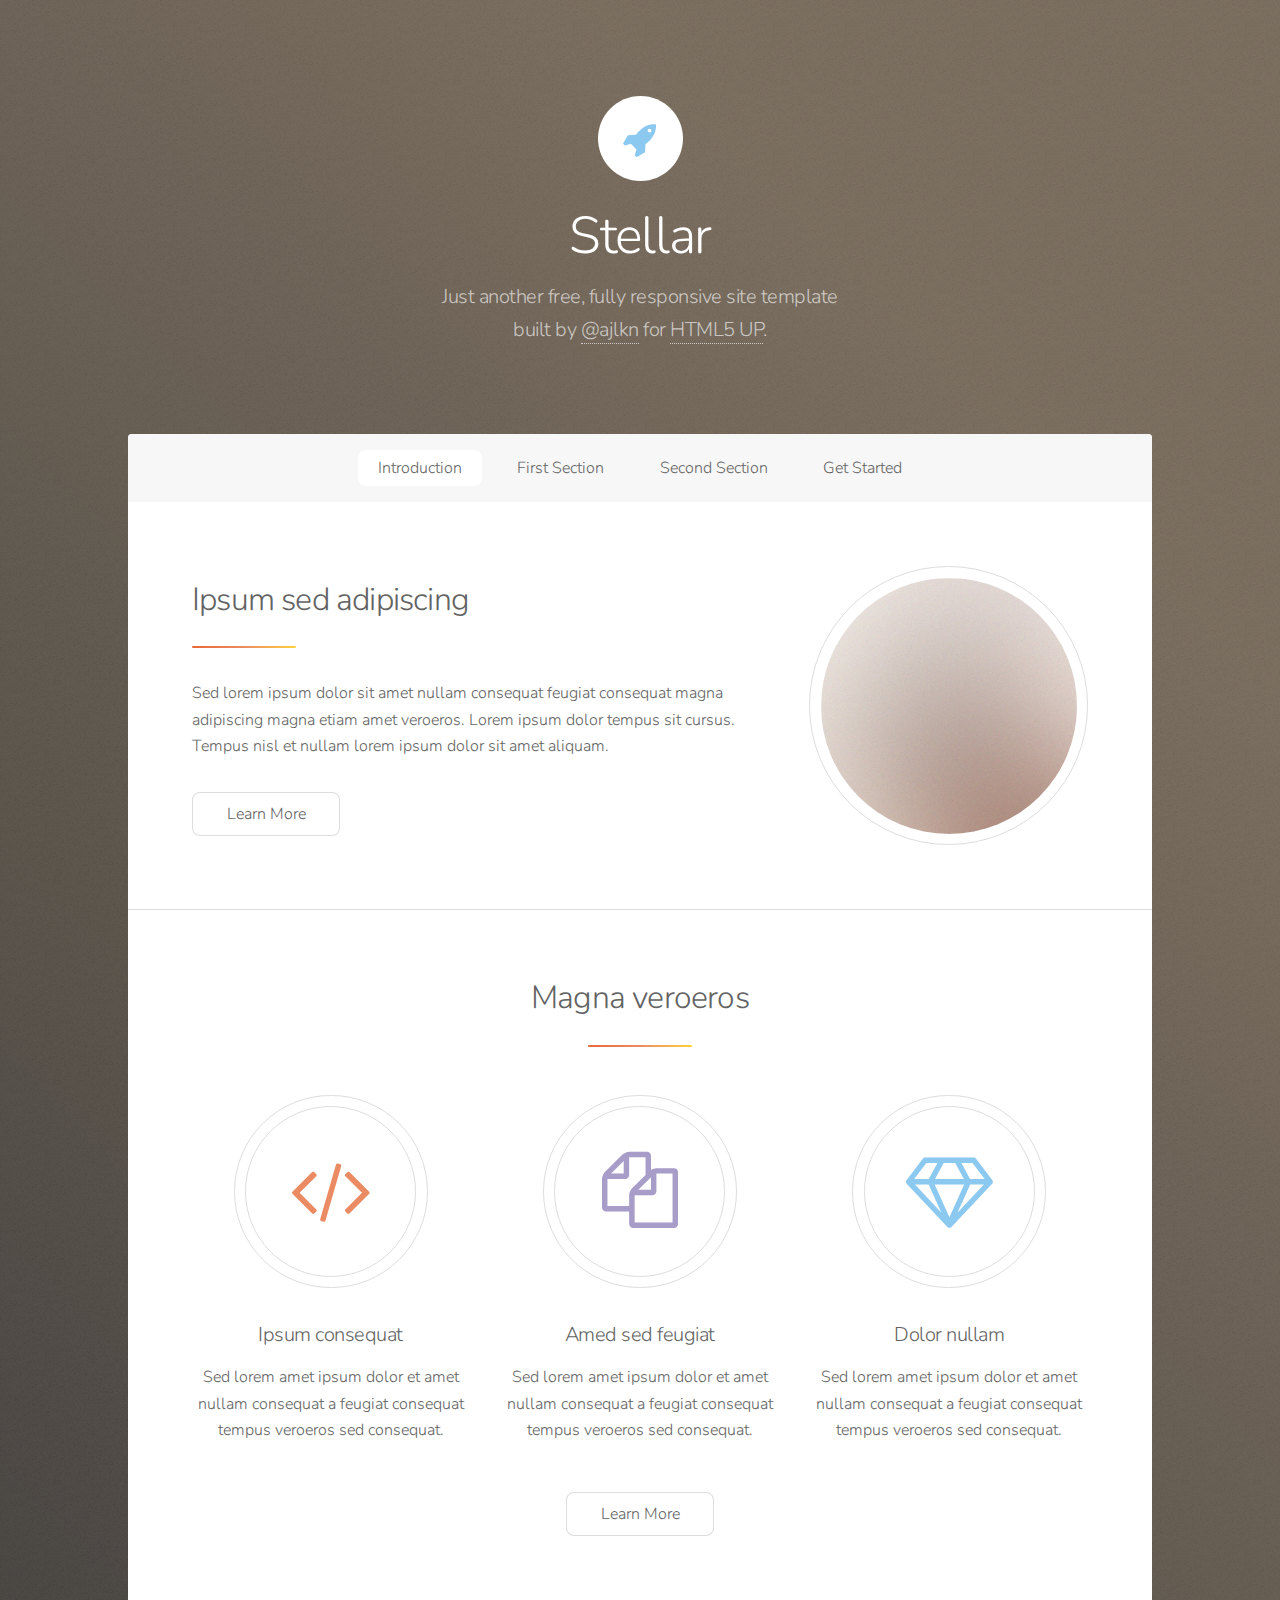
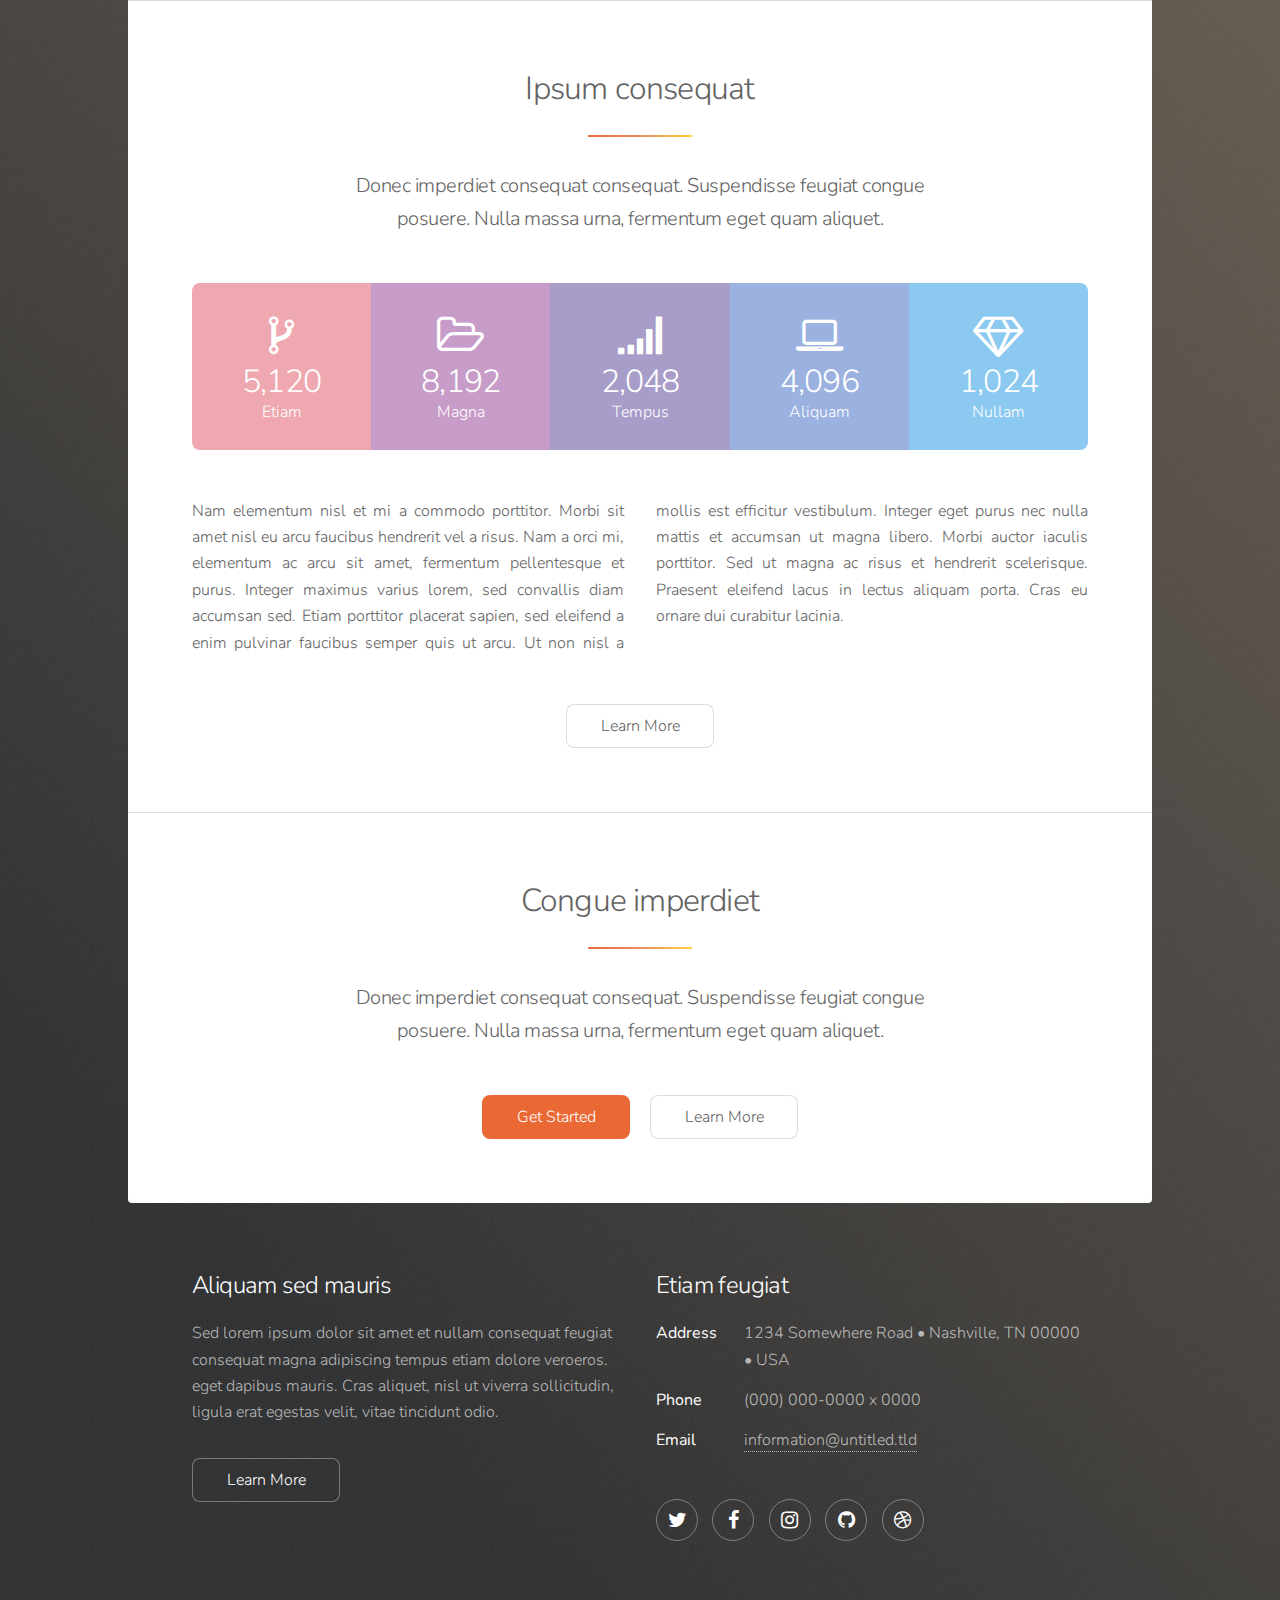
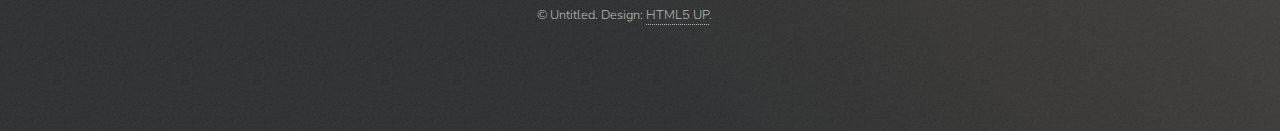
<file: static/index.html>
<!DOCTYPE HTML>
<!--
	Stellar by HTML5 UP
	html5up.net | @ajlkn
	Free for personal and commercial use under the CCA 3.0 license (html5up.net/license)
-->
<html>
	<head>
		<title>Stellar by HTML5 UP</title>
		<meta charset="utf-8" />
		<meta name="viewport" content="width=device-width, initial-scale=1" />
		<!--[if lte IE 8]><script src="assets/js/ie/html5shiv.js"></script><![endif]-->
		<link rel="stylesheet" href="assets/css/main.css" />
		<!--[if lte IE 9]><link rel="stylesheet" href="assets/css/ie9.css" /><![endif]-->
		<!--[if lte IE 8]><link rel="stylesheet" href="assets/css/ie8.css" /><![endif]-->
	</head>
	<body>

		<!-- Wrapper -->
			<div id="wrapper">

				<!-- Header -->
					<header id="header" class="alt">
						<span class="logo"><img src="images/logo.svg" alt="" /></span>
						<h1>Stellar</h1>
						<p>Just another free, fully responsive site template<br />
						built by <a href="https://twitter.com/ajlkn">@ajlkn</a> for <a href="https://html5up.net">HTML5 UP</a>.</p>
					</header>

				<!-- Nav -->
					<nav id="nav">
						<ul>
							<li><a href="#intro" class="active">Introduction</a></li>
							<li><a href="#first">First Section</a></li>
							<li><a href="#second">Second Section</a></li>
							<li><a href="#cta">Get Started</a></li>
						</ul>
					</nav>

				<!-- Main -->
					<div id="main">

						<!-- Introduction -->
							<section id="intro" class="main">
								<div class="spotlight">
									<div class="content">
										<header class="major">
											<h2>Ipsum sed adipiscing</h2>
										</header>
										<p>Sed lorem ipsum dolor sit amet nullam consequat feugiat consequat magna
										adipiscing magna etiam amet veroeros. Lorem ipsum dolor tempus sit cursus.
										Tempus nisl et nullam lorem ipsum dolor sit amet aliquam.</p>
										<ul class="actions">
											<li><a href="generic.html" class="button">Learn More</a></li>
										</ul>
									</div>
									<span class="image"><img src="images/pic01.jpg" alt="" /></span>
								</div>
							</section>

						<!-- First Section -->
							<section id="first" class="main special">
								<header class="major">
									<h2>Magna veroeros</h2>
								</header>
								<ul class="features">
									<li>
										<span class="icon major style1 fa-code"></span>
										<h3>Ipsum consequat</h3>
										<p>Sed lorem amet ipsum dolor et amet nullam consequat a feugiat consequat tempus veroeros sed consequat.</p>
									</li>
									<li>
										<span class="icon major style3 fa-copy"></span>
										<h3>Amed sed feugiat</h3>
										<p>Sed lorem amet ipsum dolor et amet nullam consequat a feugiat consequat tempus veroeros sed consequat.</p>
									</li>
									<li>
										<span class="icon major style5 fa-diamond"></span>
										<h3>Dolor nullam</h3>
										<p>Sed lorem amet ipsum dolor et amet nullam consequat a feugiat consequat tempus veroeros sed consequat.</p>
									</li>
								</ul>
								<footer class="major">
									<ul class="actions">
										<li><a href="generic.html" class="button">Learn More</a></li>
									</ul>
								</footer>
							</section>

						<!-- Second Section -->
							<section id="second" class="main special">
								<header class="major">
									<h2>Ipsum consequat</h2>
									<p>Donec imperdiet consequat consequat. Suspendisse feugiat congue<br />
									posuere. Nulla massa urna, fermentum eget quam aliquet.</p>
								</header>
								<ul class="statistics">
									<li class="style1">
										<span class="icon fa-code-fork"></span>
										<strong>5,120</strong> Etiam
									</li>
									<li class="style2">
										<span class="icon fa-folder-open-o"></span>
										<strong>8,192</strong> Magna
									</li>
									<li class="style3">
										<span class="icon fa-signal"></span>
										<strong>2,048</strong> Tempus
									</li>
									<li class="style4">
										<span class="icon fa-laptop"></span>
										<strong>4,096</strong> Aliquam
									</li>
									<li class="style5">
										<span class="icon fa-diamond"></span>
										<strong>1,024</strong> Nullam
									</li>
								</ul>
								<p class="content">Nam elementum nisl et mi a commodo porttitor. Morbi sit amet nisl eu arcu faucibus hendrerit vel a risus. Nam a orci mi, elementum ac arcu sit amet, fermentum pellentesque et purus. Integer maximus varius lorem, sed convallis diam accumsan sed. Etiam porttitor placerat sapien, sed eleifend a enim pulvinar faucibus semper quis ut arcu. Ut non nisl a mollis est efficitur vestibulum. Integer eget purus nec nulla mattis et accumsan ut magna libero. Morbi auctor iaculis porttitor. Sed ut magna ac risus et hendrerit scelerisque. Praesent eleifend lacus in lectus aliquam porta. Cras eu ornare dui curabitur lacinia.</p>
								<footer class="major">
									<ul class="actions">
										<li><a href="generic.html" class="button">Learn More</a></li>
									</ul>
								</footer>
							</section>

						<!-- Get Started -->
							<section id="cta" class="main special">
								<header class="major">
									<h2>Congue imperdiet</h2>
									<p>Donec imperdiet consequat consequat. Suspendisse feugiat congue<br />
									posuere. Nulla massa urna, fermentum eget quam aliquet.</p>
								</header>
								<footer class="major">
									<ul class="actions">
										<li><a href="generic.html" class="button special">Get Started</a></li>
										<li><a href="generic.html" class="button">Learn More</a></li>
									</ul>
								</footer>
							</section>

					</div>

				<!-- Footer -->
					<footer id="footer">
						<section>
							<h2>Aliquam sed mauris</h2>
							<p>Sed lorem ipsum dolor sit amet et nullam consequat feugiat consequat magna adipiscing tempus etiam dolore veroeros. eget dapibus mauris. Cras aliquet, nisl ut viverra sollicitudin, ligula erat egestas velit, vitae tincidunt odio.</p>
							<ul class="actions">
								<li><a href="generic.html" class="button">Learn More</a></li>
							</ul>
						</section>
						<section>
							<h2>Etiam feugiat</h2>
							<dl class="alt">
								<dt>Address</dt>
								<dd>1234 Somewhere Road &bull; Nashville, TN 00000 &bull; USA</dd>
								<dt>Phone</dt>
								<dd>(000) 000-0000 x 0000</dd>
								<dt>Email</dt>
								<dd><a href="#">information@untitled.tld</a></dd>
							</dl>
							<ul class="icons">
								<li><a href="#" class="icon fa-twitter alt"><span class="label">Twitter</span></a></li>
								<li><a href="#" class="icon fa-facebook alt"><span class="label">Facebook</span></a></li>
								<li><a href="#" class="icon fa-instagram alt"><span class="label">Instagram</span></a></li>
								<li><a href="#" class="icon fa-github alt"><span class="label">GitHub</span></a></li>
								<li><a href="#" class="icon fa-dribbble alt"><span class="label">Dribbble</span></a></li>
							</ul>
						</section>
						<p class="copyright">&copy; Untitled. Design: <a href="https://html5up.net">HTML5 UP</a>.</p>
					</footer>

			</div>

		<!-- Scripts -->
			<script src="assets/js/jquery.min.js"></script>
			<script src="assets/js/jquery.scrollex.min.js"></script>
			<script src="assets/js/jquery.scrolly.min.js"></script>
			<script src="assets/js/skel.min.js"></script>
			<script src="assets/js/util.js"></script>
			<!--[if lte IE 8]><script src="assets/js/ie/respond.min.js"></script><![endif]-->
			<script src="assets/js/main.js"></script>

	</body>
</html>
</file>
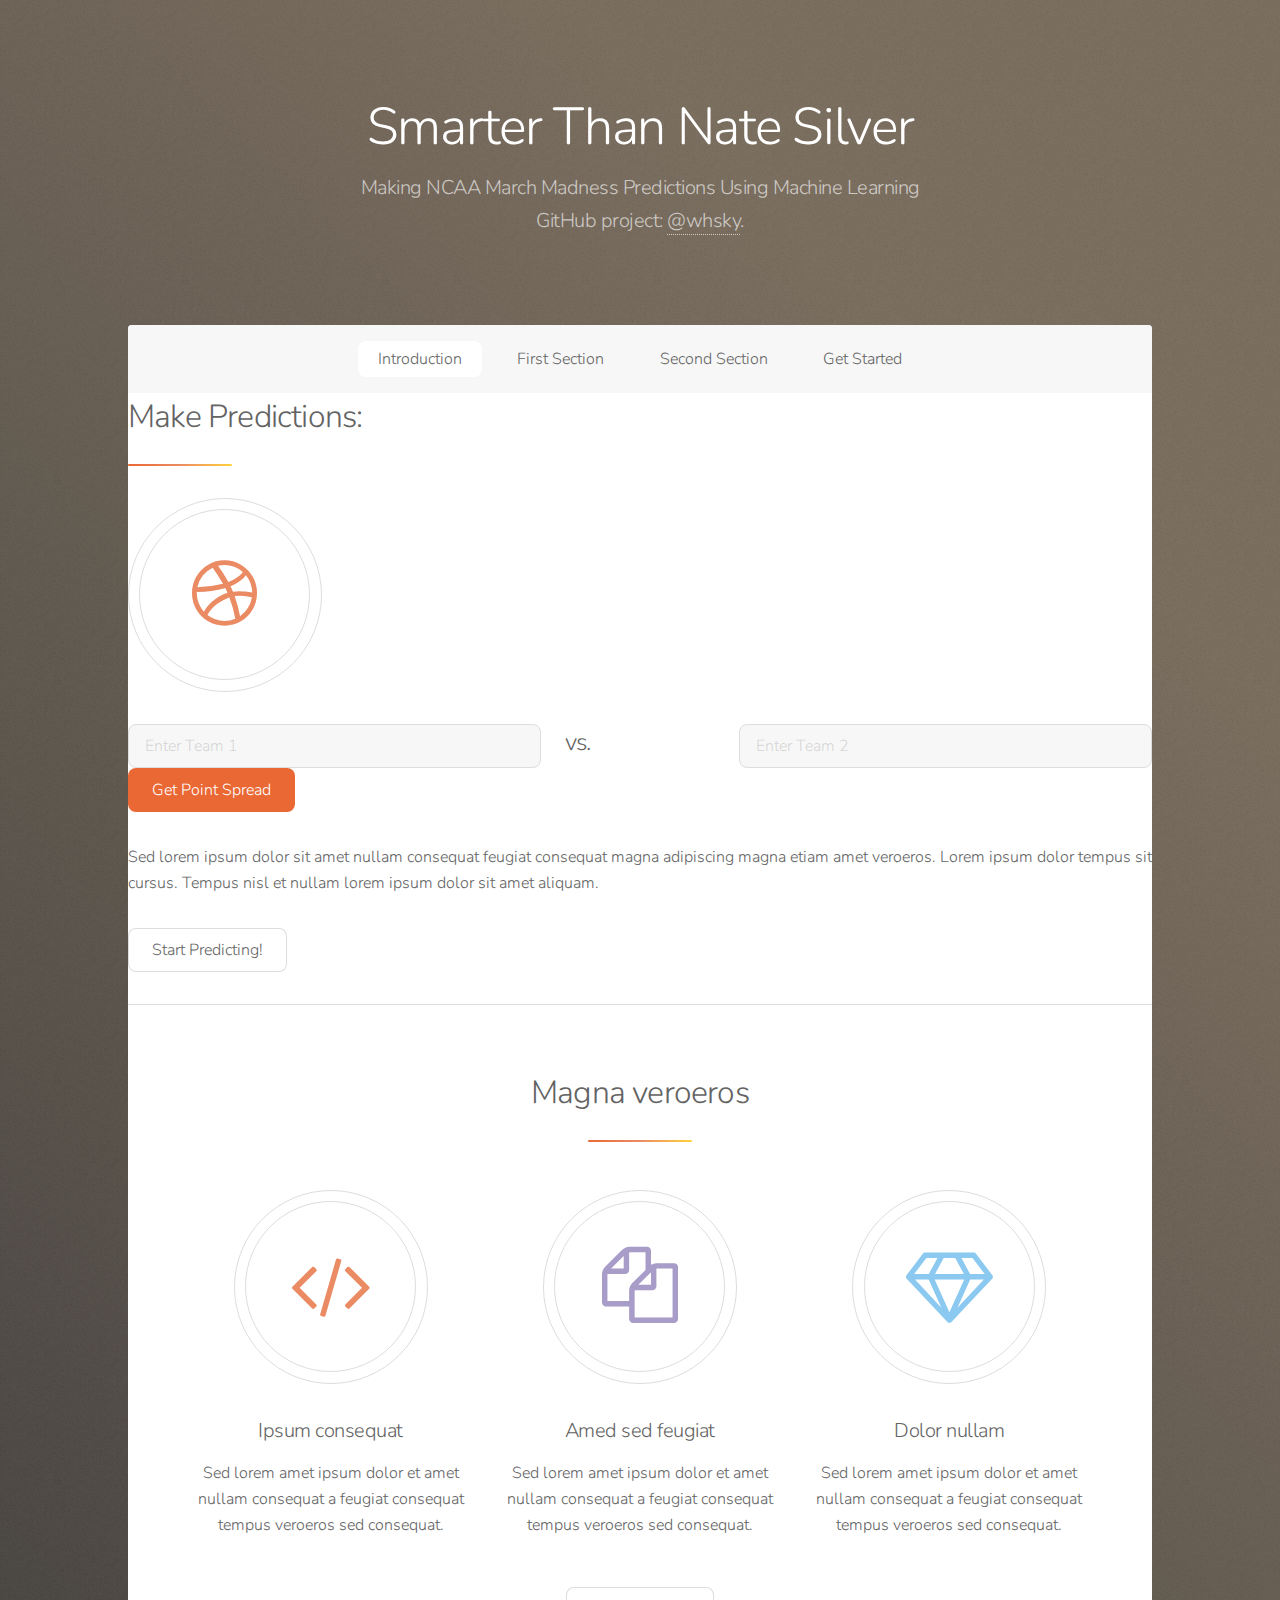
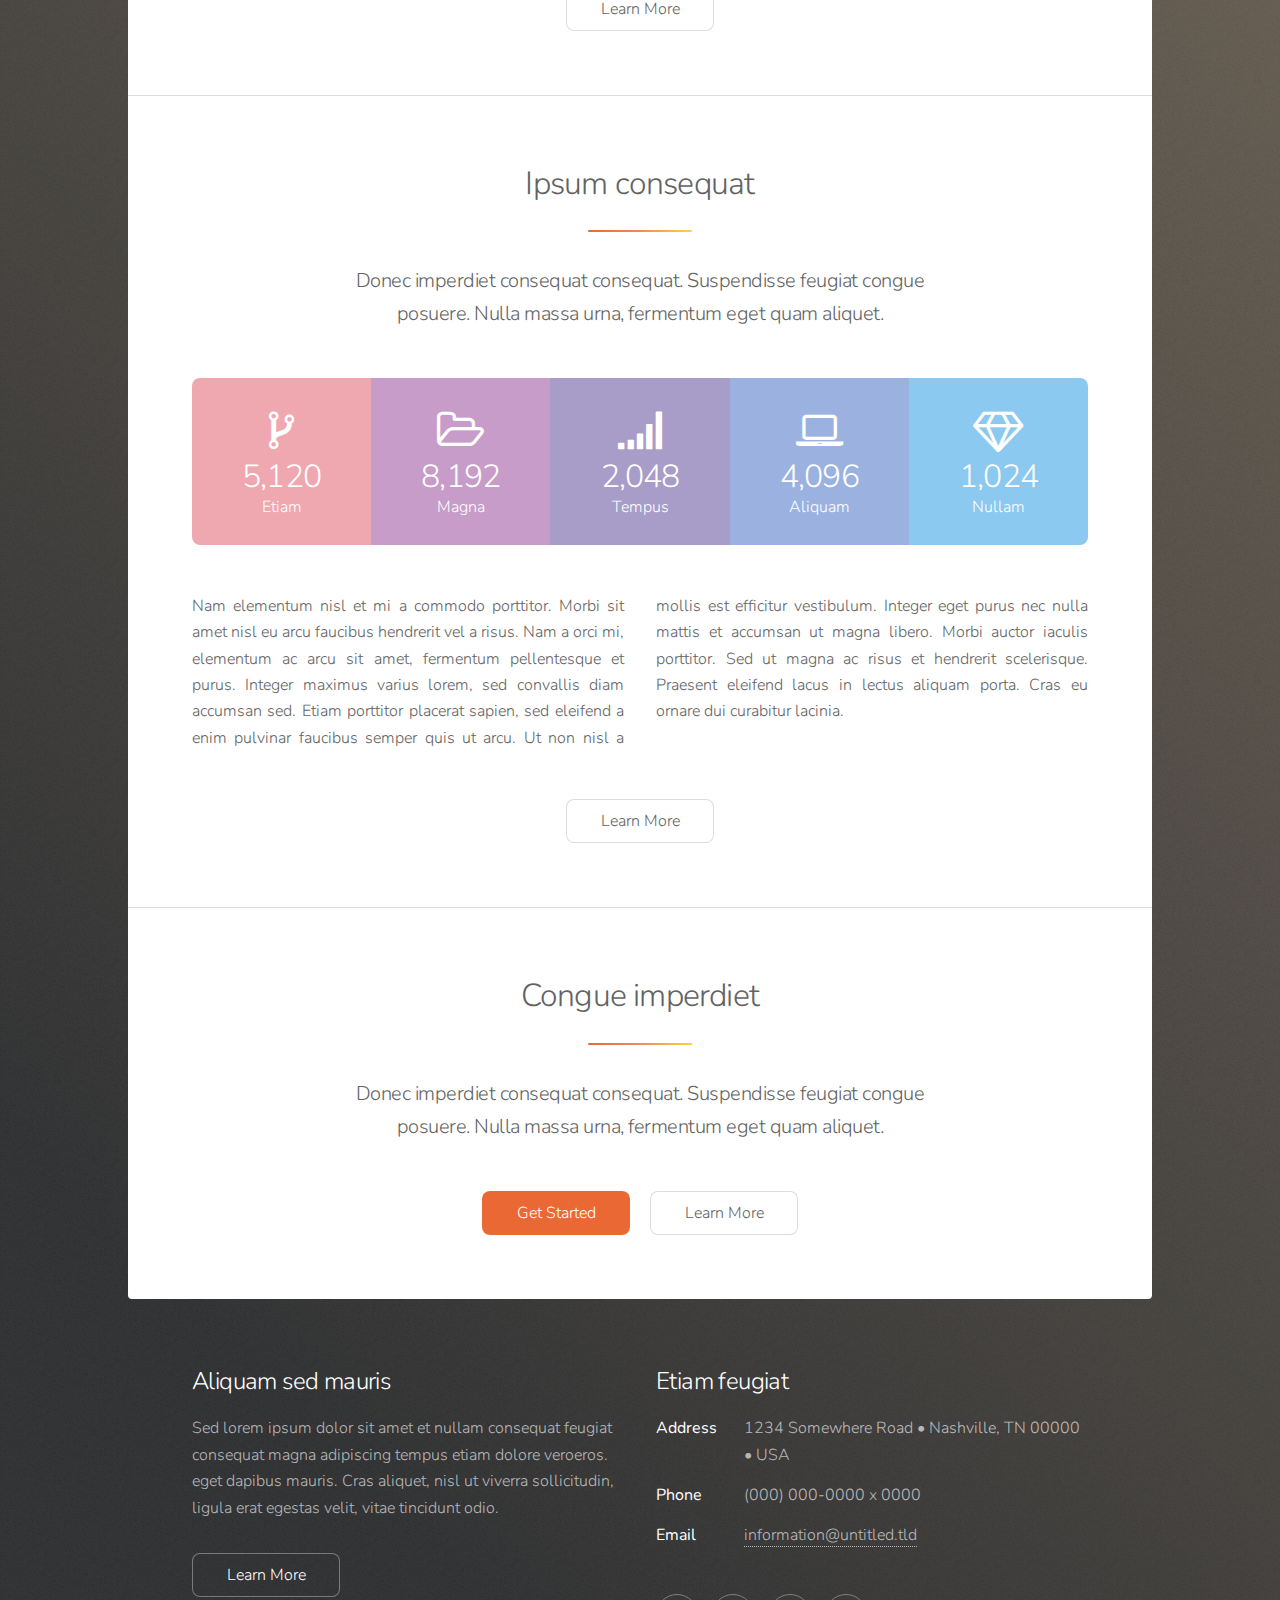
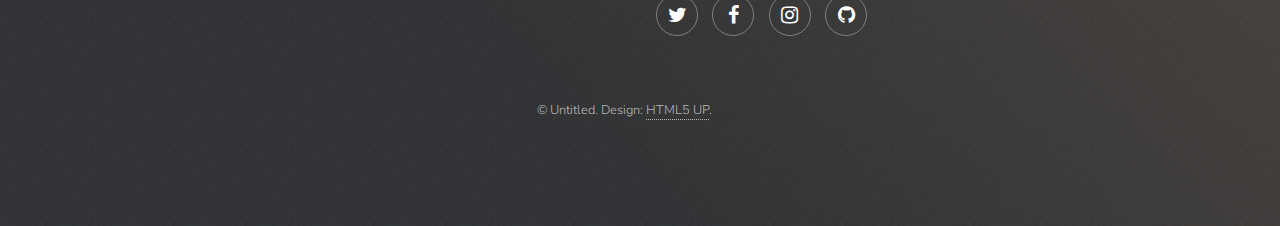
<file: templates/index.html>
<!DOCTYPE HTML>
<!--
	Stellar by HTML5 UP
	html5up.net | @ajlkn
	Free for personal and commercial use under the CCA 3.0 license (html5up.net/license)
-->
<html>
	<head>
		<title>Smarter Than Nate Silver</title>
		<meta charset="utf-8" />
		<meta name="viewport" content="width=device-width, initial-scale=1" />
		<!--[if lte IE 8]><script src="..static/assets/js/ie/html5shiv.js"></script><![endif]-->
		<link rel="stylesheet" href="../static/assets/css/main.css" />
		<!--[if lte IE 9]><link rel="stylesheet" href="../static/assets/css/ie9.css" /><![endif]-->
		<!--[if lte IE 8]><link rel="../static/stylesheet" href="..static/assets/css/ie8.css" /><![endif]-->
	</head>
	<body>

		<!-- Wrapper -->
			<div id="wrapper">

				<!-- Header -->
					<header id="header" class="alt">
						<!--<span class="logo"><img src="../static/images/logo.svg" alt="" /></span>-->
						<h1>Smarter Than Nate Silver</h1>
						<p>Making NCAA March Madness Predictions Using Machine Learning<br />
						GitHub project: <a href="https://github.com/whsky/smarter-than-nate-silver">@whsky</a>.</p>
					</header>

				<!-- Nav -->
					<nav id="nav">
						<ul>
							<li><a href="#intro" class="active">Introduction</a></li>
							<li><a href="#first">First Section</a></li>
							<li><a href="#second">Second Section</a></li>
							<li><a href="#cta">Get Started</a></li>
						</ul>
					</nav>

				<!-- Main -->
					<div id="main">

						<!-- Introduction -->
							<section id="intro"><class="main">
								<div class="spotlight">
									<div class="content">

										<header class="major">
											<h2>Make Predictions:</h2>
										</header>
										<span class="icon major style1 fa-dribbble"></span>
										<form action="/predict" method='POST' >
											<div class="row uniform">
												<div class="5u 12u$(xsmall)">
										            <input type="text" name="user_input1" placeholder="Enter Team 1"/>
												</div>
												<div class="2u 12u$(xsmall)">
										            <h2> vs. </h2>
												</div>
												<div class="5u 12u$(xsmall)">
										            <input type="text" name="user_input2" placeholder="Enter Team 2"/>
												</div>
											</div>
								            <input class="button special" type="submit" value = 'Get Point Spread'></input>
								        </form>

										<p>Sed lorem ipsum dolor sit amet nullam consequat feugiat consequat magna
										adipiscing magna etiam amet veroeros. Lorem ipsum dolor tempus sit cursus.
										Tempus nisl et nullam lorem ipsum dolor sit amet aliquam.</p>
										<ul class="actions">
											<li><a href="predict" class="button">Start Predicting!</a></li>
										</ul>
									</div>
									<!-- <span class="image"><img src="../static/images/pic01.jpg" alt="" /></span> -->
								</div>
							</section>

						<!-- First Section -->
							<section id="first" class="main special">
								<header class="major">
									<h2>Magna veroeros</h2>
								</header>
								<ul class="features">
									<li>
										<span class="icon major style1 fa-code"></span>
										<h3>Ipsum consequat</h3>
										<p>Sed lorem amet ipsum dolor et amet nullam consequat a feugiat consequat tempus veroeros sed consequat.</p>
									</li>
									<li>
										<span class="icon major style3 fa-copy"></span>
										<h3>Amed sed feugiat</h3>
										<p>Sed lorem amet ipsum dolor et amet nullam consequat a feugiat consequat tempus veroeros sed consequat.</p>
									</li>
									<li>
										<span class="icon major style5 fa-diamond"></span>
										<h3>Dolor nullam</h3>
										<p>Sed lorem amet ipsum dolor et amet nullam consequat a feugiat consequat tempus veroeros sed consequat.</p>
									</li>
								</ul>
								<footer class="major">
									<ul class="actions">
										<li><a href="generic.html" class="button">Learn More</a></li>
									</ul>
								</footer>
							</section>

						<!-- Second Section -->
							<section id="second" class="main special">
								<header class="major">
									<h2>Ipsum consequat</h2>
									<p>Donec imperdiet consequat consequat. Suspendisse feugiat congue<br />
									posuere. Nulla massa urna, fermentum eget quam aliquet.</p>
								</header>
								<ul class="statistics">
									<li class="style1">
										<span class="icon fa-code-fork"></span>
										<strong>5,120</strong> Etiam
									</li>
									<li class="style2">
										<span class="icon fa-folder-open-o"></span>
										<strong>8,192</strong> Magna
									</li>
									<li class="style3">
										<span class="icon fa-signal"></span>
										<strong>2,048</strong> Tempus
									</li>
									<li class="style4">
										<span class="icon fa-laptop"></span>
										<strong>4,096</strong> Aliquam
									</li>
									<li class="style5">
										<span class="icon fa-diamond"></span>
										<strong>1,024</strong> Nullam
									</li>
								</ul>
								<p class="content">Nam elementum nisl et mi a commodo porttitor. Morbi sit amet nisl eu arcu faucibus hendrerit vel a risus. Nam a orci mi, elementum ac arcu sit amet, fermentum pellentesque et purus. Integer maximus varius lorem, sed convallis diam accumsan sed. Etiam porttitor placerat sapien, sed eleifend a enim pulvinar faucibus semper quis ut arcu. Ut non nisl a mollis est efficitur vestibulum. Integer eget purus nec nulla mattis et accumsan ut magna libero. Morbi auctor iaculis porttitor. Sed ut magna ac risus et hendrerit scelerisque. Praesent eleifend lacus in lectus aliquam porta. Cras eu ornare dui curabitur lacinia.</p>
								<footer class="major">
									<ul class="actions">
										<li><a href="generic.html" class="button">Learn More</a></li>
									</ul>
								</footer>
							</section>

						<!-- Get Started -->
							<section id="cta" class="main special">
								<header class="major">
									<h2>Congue imperdiet</h2>
									<p>Donec imperdiet consequat consequat. Suspendisse feugiat congue<br />
									posuere. Nulla massa urna, fermentum eget quam aliquet.</p>
								</header>
								<footer class="major">
									<ul class="actions">
										<li><a href="generic.html" class="button special">Get Started</a></li>
										<li><a href="generic.html" class="button">Learn More</a></li>
									</ul>
								</footer>
							</section>

					</div>

				<!-- Footer -->
					<footer id="footer">
						<section>
							<h2>Aliquam sed mauris</h2>
							<p>Sed lorem ipsum dolor sit amet et nullam consequat feugiat consequat magna adipiscing tempus etiam dolore veroeros. eget dapibus mauris. Cras aliquet, nisl ut viverra sollicitudin, ligula erat egestas velit, vitae tincidunt odio.</p>
							<ul class="actions">
								<li><a href="generic.html" class="button">Learn More</a></li>
							</ul>
						</section>
						<section>
							<h2>Etiam feugiat</h2>
							<dl class="alt">
								<dt>Address</dt>
								<dd>1234 Somewhere Road &bull; Nashville, TN 00000 &bull; USA</dd>
								<dt>Phone</dt>
								<dd>(000) 000-0000 x 0000</dd>
								<dt>Email</dt>
								<dd><a href="#">information@untitled.tld</a></dd>
							</dl>
							<ul class="icons">
								<li><a href="#" class="icon fa-twitter alt"><span class="label">Twitter</span></a></li>
								<li><a href="#" class="icon fa-facebook alt"><span class="label">Facebook</span></a></li>
								<li><a href="#" class="icon fa-instagram alt"><span class="label">Instagram</span></a></li>
								<li><a href="#" class="icon fa-github alt"><span class="label">GitHub</span></a></li>
								<li></a></li>
							</ul>
						</section>
						<p class="copyright">&copy; Untitled. Design: <a href="https://html5up.net">HTML5 UP</a>.</p>
					</footer>

			</div>

		<!-- Scripts -->
			<script src="../static/assets/js/jquery.min.js"></script>
			<script src="../static/assets/js/jquery.scrollex.min.js"></script>
			<script src="../static/assets/js/jquery.scrolly.min.js"></script>
			<script src="../static/assets/js/skel.min.js"></script>
			<script src="../static/assets/js/util.js"></script>
			<!--[if lte IE 8]><script src="../static/assets/js/ie/respond.min.js"></script><![endif]-->
			<script src="../static/assets/js/main.js"></script>

	</body>
</html>
</file>
<file: static/assets/css/ie9.css>
/*
	Stellar by HTML5 UP
	html5up.net | @ajlkn
	Free for personal and commercial use under the CCA 3.0 license (html5up.net/license)
*/

/* Spotlight */

	.spotlight:after {
		content: '';
		display: block;
		clear: both;
	}

	.spotlight .content {
		float: left;
		width: 60%;
	}

	.spotlight .image {
		float: left;
	}

/* Features */

	.features:after {
		content: '';
		display: block;
		clear: both;
	}

	.features li {
		float: left;
	}

/* Statistics */

	.statistics {
		display: inline-block;
		width: auto;
	}

		.statistics:after {
			content: '';
			display: block;
			clear: both;
		}

		.statistics li {
			float: left;
			padding: 1.5em 2.5em;
		}

/* Footer */

	#footer > * {
		float: left;
	}

	#footer .copyright {
		clear: both;
	}
</file>
<file: static/assets/css/ie8.css>
/*
	Stellar by HTML5 UP
	html5up.net | @ajlkn
	Free for personal and commercial use under the CCA 3.0 license (html5up.net/license)
*/

/* Type */

	body {
		color: #ffffff;
	}

/* Button */

	.button {
		position: relative;
		border: solid 1px !important;
	}

		.button.special {
			border: none !important;
		}

/* Icon */

	.icon.major {
		-ms-behavior: url("assets/js/ie/PIE.htc");
	}

		.icon.major:before {
			font-size: 4em;
			border: 0;
		}

/* Spotlight */

	.spotlight .image {
		position: relative;
		-ms-behavior: url("assets/js/ie/PIE.htc");
	}

		.spotlight .image img {
			position: relative;
			-ms-behavior: url("assets/js/ie/PIE.htc");
		}

/* Features */

	.features li {
		width: 29%;
	}

/* Footer */

	#footer > * {
		width: 50%;
		margin-left: 0;
	}

/* Main */

	#main > .main > .image.main:first-child {
		margin-top: 0;
		margin-left: 0;
		width: 100%;
	}
</file>
<file: static/assets/css/main.css>
@import url(font-awesome.min.css);
@import "https://fonts.googleapis.com/css?family=Source+Sans+Pro:300,400";
@import url('https://fonts.googleapis.com/css?family=Nunito');

/*
	Stellar by HTML5 UP
	html5up.net | @ajlkn
	Free for personal and commercial use under the CCA 3.0 license (html5up.net/license)
*/

/* Reset */

	html, body, div, span, applet, object, iframe, h1, h2, h3, h4, h5, h6, p, blockquote, pre, a, abbr, acronym, address, big, cite, code, del, dfn, em, img, ins, kbd, q, s, samp, small, strike, strong, sub, sup, tt, var, b, u, i, center, dl, dt, dd, ol, ul, li, fieldset, form, label, legend, table, caption, tbody, tfoot, thead, tr, th, td, article, aside, canvas, details, embed, figure, figcaption, footer, header, hgroup, menu, nav, output, ruby, section, summary, time, mark, audio, video {
		margin: 0;
		padding: 0;
		border: 0;
		font-size: 100%;
		font: inherit;
		vertical-align: baseline;
	}

	article, aside, details, figcaption, figure, footer, header, hgroup, menu, nav, section {
		display: block;
	}

	body {
		line-height: 1;
	}

	ol, ul {
		list-style: none;
	}

	blockquote, q {
		quotes: none;
	}

	blockquote:before, blockquote:after, q:before, q:after {
		content: '';
		content: none;
	}

	table {
		border-collapse: collapse;
		border-spacing: 0;
	}

	body {
		-webkit-text-size-adjust: none;
	}

/* Box Model */

	*, *:before, *:after {
		-moz-box-sizing: border-box;
		-webkit-box-sizing: border-box;
		box-sizing: border-box;
	}

/* Grid */

	.row {
		border-bottom: solid 1px transparent;
		-moz-box-sizing: border-box;
		-webkit-box-sizing: border-box;
		box-sizing: border-box;
	}

	.row > * {
		float: left;
		-moz-box-sizing: border-box;
		-webkit-box-sizing: border-box;
		box-sizing: border-box;
	}

	.row:after, .row:before {
		content: '';
		display: block;
		clear: both;
		height: 0;
	}

	.row.uniform > * > :first-child {
		margin-top: 0;
	}

	.row.uniform > * > :last-child {
		margin-bottom: 0;
	}

	.row.\30 \25 > * {
		padding: 0 0 0 0em;
	}

	.row.\30 \25 {
		margin: 0 0 -1px 0em;
	}

	.row.uniform.\30 \25 > * {
		padding: 0em 0 0 0em;
	}

	.row.uniform.\30 \25 {
		margin: 0em 0 -1px 0em;
	}

	.row > * {
		padding: 0 0 0 1.5em;
	}

	.row {
		margin: 0 0 -1px -1.5em;
	}

	.row.uniform > * {
		padding: 1.5em 0 0 1.5em;
	}

	.row.uniform {
		margin: -1.5em 0 -1px -1.5em;
	}

	.row.\32 00\25 > * {
		padding: 0 0 0 3em;
	}

	.row.\32 00\25 {
		margin: 0 0 -1px -3em;
	}

	.row.uniform.\32 00\25 > * {
		padding: 3em 0 0 3em;
	}

	.row.uniform.\32 00\25 {
		margin: -3em 0 -1px -3em;
	}

	.row.\31 50\25 > * {
		padding: 0 0 0 2.25em;
	}

	.row.\31 50\25 {
		margin: 0 0 -1px -2.25em;
	}

	.row.uniform.\31 50\25 > * {
		padding: 2.25em 0 0 2.25em;
	}

	.row.uniform.\31 50\25 {
		margin: -2.25em 0 -1px -2.25em;
	}

	.row.\35 0\25 > * {
		padding: 0 0 0 0.75em;
	}

	.row.\35 0\25 {
		margin: 0 0 -1px -0.75em;
	}

	.row.uniform.\35 0\25 > * {
		padding: 0.75em 0 0 0.75em;
	}

	.row.uniform.\35 0\25 {
		margin: -0.75em 0 -1px -0.75em;
	}

	.row.\32 5\25 > * {
		padding: 0 0 0 0.375em;
	}

	.row.\32 5\25 {
		margin: 0 0 -1px -0.375em;
	}

	.row.uniform.\32 5\25 > * {
		padding: 0.375em 0 0 0.375em;
	}

	.row.uniform.\32 5\25 {
		margin: -0.375em 0 -1px -0.375em;
	}

	.\31 2u, .\31 2u\24 {
		width: 100%;
		clear: none;
		margin-left: 0;
	}

	.\31 1u, .\31 1u\24 {
		width: 91.6666666667%;
		clear: none;
		margin-left: 0;
	}

	.\31 0u, .\31 0u\24 {
		width: 83.3333333333%;
		clear: none;
		margin-left: 0;
	}

	.\39 u, .\39 u\24 {
		width: 75%;
		clear: none;
		margin-left: 0;
	}

	.\38 u, .\38 u\24 {
		width: 66.6666666667%;
		clear: none;
		margin-left: 0;
	}

	.\37 u, .\37 u\24 {
		width: 58.3333333333%;
		clear: none;
		margin-left: 0;
	}

	.\36 u, .\36 u\24 {
		width: 50%;
		clear: none;
		margin-left: 0;
	}

	.\35 u, .\35 u\24 {
		width: 41.6666666667%;
		clear: none;
		margin-left: 0;
	}

	.\34 u, .\34 u\24 {
		width: 33.3333333333%;
		clear: none;
		margin-left: 0;
	}

	.\33 u, .\33 u\24 {
		width: 25%;
		clear: none;
		margin-left: 0;
	}

	.\32 u, .\32 u\24 {
		width: 16.6666666667%;
		clear: none;
		margin-left: 0;
	}

	.\31 u, .\31 u\24 {
		width: 8.3333333333%;
		clear: none;
		margin-left: 0;
	}

	.\31 2u\24 + *,
	.\31 1u\24 + *,
	.\31 0u\24 + *,
	.\39 u\24 + *,
	.\38 u\24 + *,
	.\37 u\24 + *,
	.\36 u\24 + *,
	.\35 u\24 + *,
	.\34 u\24 + *,
	.\33 u\24 + *,
	.\32 u\24 + *,
	.\31 u\24 + * {
		clear: left;
	}

	.\-11u {
		margin-left: 91.66667%;
	}

	.\-10u {
		margin-left: 83.33333%;
	}

	.\-9u {
		margin-left: 75%;
	}

	.\-8u {
		margin-left: 66.66667%;
	}

	.\-7u {
		margin-left: 58.33333%;
	}

	.\-6u {
		margin-left: 50%;
	}

	.\-5u {
		margin-left: 41.66667%;
	}

	.\-4u {
		margin-left: 33.33333%;
	}

	.\-3u {
		margin-left: 25%;
	}

	.\-2u {
		margin-left: 16.66667%;
	}

	.\-1u {
		margin-left: 8.33333%;
	}

	@media screen and (max-width: 1680px) {

		.row > * {
			padding: 0 0 0 1.5em;
		}

		.row {
			margin: 0 0 -1px -1.5em;
		}

		.row.uniform > * {
			padding: 1.5em 0 0 1.5em;
		}

		.row.uniform {
			margin: -1.5em 0 -1px -1.5em;
		}

		.row.\32 00\25 > * {
			padding: 0 0 0 3em;
		}

		.row.\32 00\25 {
			margin: 0 0 -1px -3em;
		}

		.row.uniform.\32 00\25 > * {
			padding: 3em 0 0 3em;
		}

		.row.uniform.\32 00\25 {
			margin: -3em 0 -1px -3em;
		}

		.row.\31 50\25 > * {
			padding: 0 0 0 2.25em;
		}

		.row.\31 50\25 {
			margin: 0 0 -1px -2.25em;
		}

		.row.uniform.\31 50\25 > * {
			padding: 2.25em 0 0 2.25em;
		}

		.row.uniform.\31 50\25 {
			margin: -2.25em 0 -1px -2.25em;
		}

		.row.\35 0\25 > * {
			padding: 0 0 0 0.75em;
		}

		.row.\35 0\25 {
			margin: 0 0 -1px -0.75em;
		}

		.row.uniform.\35 0\25 > * {
			padding: 0.75em 0 0 0.75em;
		}

		.row.uniform.\35 0\25 {
			margin: -0.75em 0 -1px -0.75em;
		}

		.row.\32 5\25 > * {
			padding: 0 0 0 0.375em;
		}

		.row.\32 5\25 {
			margin: 0 0 -1px -0.375em;
		}

		.row.uniform.\32 5\25 > * {
			padding: 0.375em 0 0 0.375em;
		}

		.row.uniform.\32 5\25 {
			margin: -0.375em 0 -1px -0.375em;
		}

		.\31 2u\28xlarge\29, .\31 2u\24\28xlarge\29 {
			width: 100%;
			clear: none;
			margin-left: 0;
		}

		.\31 1u\28xlarge\29, .\31 1u\24\28xlarge\29 {
			width: 91.6666666667%;
			clear: none;
			margin-left: 0;
		}

		.\31 0u\28xlarge\29, .\31 0u\24\28xlarge\29 {
			width: 83.3333333333%;
			clear: none;
			margin-left: 0;
		}

		.\39 u\28xlarge\29, .\39 u\24\28xlarge\29 {
			width: 75%;
			clear: none;
			margin-left: 0;
		}

		.\38 u\28xlarge\29, .\38 u\24\28xlarge\29 {
			width: 66.6666666667%;
			clear: none;
			margin-left: 0;
		}

		.\37 u\28xlarge\29, .\37 u\24\28xlarge\29 {
			width: 58.3333333333%;
			clear: none;
			margin-left: 0;
		}

		.\36 u\28xlarge\29, .\36 u\24\28xlarge\29 {
			width: 50%;
			clear: none;
			margin-left: 0;
		}

		.\35 u\28xlarge\29, .\35 u\24\28xlarge\29 {
			width: 41.6666666667%;
			clear: none;
			margin-left: 0;
		}

		.\34 u\28xlarge\29, .\34 u\24\28xlarge\29 {
			width: 33.3333333333%;
			clear: none;
			margin-left: 0;
		}

		.\33 u\28xlarge\29, .\33 u\24\28xlarge\29 {
			width: 25%;
			clear: none;
			margin-left: 0;
		}

		.\32 u\28xlarge\29, .\32 u\24\28xlarge\29 {
			width: 16.6666666667%;
			clear: none;
			margin-left: 0;
		}

		.\31 u\28xlarge\29, .\31 u\24\28xlarge\29 {
			width: 8.3333333333%;
			clear: none;
			margin-left: 0;
		}

		.\31 2u\24\28xlarge\29 + *,
		.\31 1u\24\28xlarge\29 + *,
		.\31 0u\24\28xlarge\29 + *,
		.\39 u\24\28xlarge\29 + *,
		.\38 u\24\28xlarge\29 + *,
		.\37 u\24\28xlarge\29 + *,
		.\36 u\24\28xlarge\29 + *,
		.\35 u\24\28xlarge\29 + *,
		.\34 u\24\28xlarge\29 + *,
		.\33 u\24\28xlarge\29 + *,
		.\32 u\24\28xlarge\29 + *,
		.\31 u\24\28xlarge\29 + * {
			clear: left;
		}

		.\-11u\28xlarge\29 {
			margin-left: 91.66667%;
		}

		.\-10u\28xlarge\29 {
			margin-left: 83.33333%;
		}

		.\-9u\28xlarge\29 {
			margin-left: 75%;
		}

		.\-8u\28xlarge\29 {
			margin-left: 66.66667%;
		}

		.\-7u\28xlarge\29 {
			margin-left: 58.33333%;
		}

		.\-6u\28xlarge\29 {
			margin-left: 50%;
		}

		.\-5u\28xlarge\29 {
			margin-left: 41.66667%;
		}

		.\-4u\28xlarge\29 {
			margin-left: 33.33333%;
		}

		.\-3u\28xlarge\29 {
			margin-left: 25%;
		}

		.\-2u\28xlarge\29 {
			margin-left: 16.66667%;
		}

		.\-1u\28xlarge\29 {
			margin-left: 8.33333%;
		}

	}

	@media screen and (max-width: 1280px) {

		.row > * {
			padding: 0 0 0 1.5em;
		}

		.row {
			margin: 0 0 -1px -1.5em;
		}

		.row.uniform > * {
			padding: 1.5em 0 0 1.5em;
		}

		.row.uniform {
			margin: -1.5em 0 -1px -1.5em;
		}

		.row.\32 00\25 > * {
			padding: 0 0 0 3em;
		}

		.row.\32 00\25 {
			margin: 0 0 -1px -3em;
		}

		.row.uniform.\32 00\25 > * {
			padding: 3em 0 0 3em;
		}

		.row.uniform.\32 00\25 {
			margin: -3em 0 -1px -3em;
		}

		.row.\31 50\25 > * {
			padding: 0 0 0 2.25em;
		}

		.row.\31 50\25 {
			margin: 0 0 -1px -2.25em;
		}

		.row.uniform.\31 50\25 > * {
			padding: 2.25em 0 0 2.25em;
		}

		.row.uniform.\31 50\25 {
			margin: -2.25em 0 -1px -2.25em;
		}

		.row.\35 0\25 > * {
			padding: 0 0 0 0.75em;
		}

		.row.\35 0\25 {
			margin: 0 0 -1px -0.75em;
		}

		.row.uniform.\35 0\25 > * {
			padding: 0.75em 0 0 0.75em;
		}

		.row.uniform.\35 0\25 {
			margin: -0.75em 0 -1px -0.75em;
		}

		.row.\32 5\25 > * {
			padding: 0 0 0 0.375em;
		}

		.row.\32 5\25 {
			margin: 0 0 -1px -0.375em;
		}

		.row.uniform.\32 5\25 > * {
			padding: 0.375em 0 0 0.375em;
		}

		.row.uniform.\32 5\25 {
			margin: -0.375em 0 -1px -0.375em;
		}

		.\31 2u\28large\29, .\31 2u\24\28large\29 {
			width: 100%;
			clear: none;
			margin-left: 0;
		}

		.\31 1u\28large\29, .\31 1u\24\28large\29 {
			width: 91.6666666667%;
			clear: none;
			margin-left: 0;
		}

		.\31 0u\28large\29, .\31 0u\24\28large\29 {
			width: 83.3333333333%;
			clear: none;
			margin-left: 0;
		}

		.\39 u\28large\29, .\39 u\24\28large\29 {
			width: 75%;
			clear: none;
			margin-left: 0;
		}

		.\38 u\28large\29, .\38 u\24\28large\29 {
			width: 66.6666666667%;
			clear: none;
			margin-left: 0;
		}

		.\37 u\28large\29, .\37 u\24\28large\29 {
			width: 58.3333333333%;
			clear: none;
			margin-left: 0;
		}

		.\36 u\28large\29, .\36 u\24\28large\29 {
			width: 50%;
			clear: none;
			margin-left: 0;
		}

		.\35 u\28large\29, .\35 u\24\28large\29 {
			width: 41.6666666667%;
			clear: none;
			margin-left: 0;
		}

		.\34 u\28large\29, .\34 u\24\28large\29 {
			width: 33.3333333333%;
			clear: none;
			margin-left: 0;
		}

		.\33 u\28large\29, .\33 u\24\28large\29 {
			width: 25%;
			clear: none;
			margin-left: 0;
		}

		.\32 u\28large\29, .\32 u\24\28large\29 {
			width: 16.6666666667%;
			clear: none;
			margin-left: 0;
		}

		.\31 u\28large\29, .\31 u\24\28large\29 {
			width: 8.3333333333%;
			clear: none;
			margin-left: 0;
		}

		.\31 2u\24\28large\29 + *,
		.\31 1u\24\28large\29 + *,
		.\31 0u\24\28large\29 + *,
		.\39 u\24\28large\29 + *,
		.\38 u\24\28large\29 + *,
		.\37 u\24\28large\29 + *,
		.\36 u\24\28large\29 + *,
		.\35 u\24\28large\29 + *,
		.\34 u\24\28large\29 + *,
		.\33 u\24\28large\29 + *,
		.\32 u\24\28large\29 + *,
		.\31 u\24\28large\29 + * {
			clear: left;
		}

		.\-11u\28large\29 {
			margin-left: 91.66667%;
		}

		.\-10u\28large\29 {
			margin-left: 83.33333%;
		}

		.\-9u\28large\29 {
			margin-left: 75%;
		}

		.\-8u\28large\29 {
			margin-left: 66.66667%;
		}

		.\-7u\28large\29 {
			margin-left: 58.33333%;
		}

		.\-6u\28large\29 {
			margin-left: 50%;
		}

		.\-5u\28large\29 {
			margin-left: 41.66667%;
		}

		.\-4u\28large\29 {
			margin-left: 33.33333%;
		}

		.\-3u\28large\29 {
			margin-left: 25%;
		}

		.\-2u\28large\29 {
			margin-left: 16.66667%;
		}

		.\-1u\28large\29 {
			margin-left: 8.33333%;
		}

	}

	@media screen and (max-width: 980px) {

		.row > * {
			padding: 0 0 0 1.5em;
		}

		.row {
			margin: 0 0 -1px -1.5em;
		}

		.row.uniform > * {
			padding: 1.5em 0 0 1.5em;
		}

		.row.uniform {
			margin: -1.5em 0 -1px -1.5em;
		}

		.row.\32 00\25 > * {
			padding: 0 0 0 3em;
		}

		.row.\32 00\25 {
			margin: 0 0 -1px -3em;
		}

		.row.uniform.\32 00\25 > * {
			padding: 3em 0 0 3em;
		}

		.row.uniform.\32 00\25 {
			margin: -3em 0 -1px -3em;
		}

		.row.\31 50\25 > * {
			padding: 0 0 0 2.25em;
		}

		.row.\31 50\25 {
			margin: 0 0 -1px -2.25em;
		}

		.row.uniform.\31 50\25 > * {
			padding: 2.25em 0 0 2.25em;
		}

		.row.uniform.\31 50\25 {
			margin: -2.25em 0 -1px -2.25em;
		}

		.row.\35 0\25 > * {
			padding: 0 0 0 0.75em;
		}

		.row.\35 0\25 {
			margin: 0 0 -1px -0.75em;
		}

		.row.uniform.\35 0\25 > * {
			padding: 0.75em 0 0 0.75em;
		}

		.row.uniform.\35 0\25 {
			margin: -0.75em 0 -1px -0.75em;
		}

		.row.\32 5\25 > * {
			padding: 0 0 0 0.375em;
		}

		.row.\32 5\25 {
			margin: 0 0 -1px -0.375em;
		}

		.row.uniform.\32 5\25 > * {
			padding: 0.375em 0 0 0.375em;
		}

		.row.uniform.\32 5\25 {
			margin: -0.375em 0 -1px -0.375em;
		}

		.\31 2u\28medium\29, .\31 2u\24\28medium\29 {
			width: 100%;
			clear: none;
			margin-left: 0;
		}

		.\31 1u\28medium\29, .\31 1u\24\28medium\29 {
			width: 91.6666666667%;
			clear: none;
			margin-left: 0;
		}

		.\31 0u\28medium\29, .\31 0u\24\28medium\29 {
			width: 83.3333333333%;
			clear: none;
			margin-left: 0;
		}

		.\39 u\28medium\29, .\39 u\24\28medium\29 {
			width: 75%;
			clear: none;
			margin-left: 0;
		}

		.\38 u\28medium\29, .\38 u\24\28medium\29 {
			width: 66.6666666667%;
			clear: none;
			margin-left: 0;
		}

		.\37 u\28medium\29, .\37 u\24\28medium\29 {
			width: 58.3333333333%;
			clear: none;
			margin-left: 0;
		}

		.\36 u\28medium\29, .\36 u\24\28medium\29 {
			width: 50%;
			clear: none;
			margin-left: 0;
		}

		.\35 u\28medium\29, .\35 u\24\28medium\29 {
			width: 41.6666666667%;
			clear: none;
			margin-left: 0;
		}

		.\34 u\28medium\29, .\34 u\24\28medium\29 {
			width: 33.3333333333%;
			clear: none;
			margin-left: 0;
		}

		.\33 u\28medium\29, .\33 u\24\28medium\29 {
			width: 25%;
			clear: none;
			margin-left: 0;
		}

		.\32 u\28medium\29, .\32 u\24\28medium\29 {
			width: 16.6666666667%;
			clear: none;
			margin-left: 0;
		}

		.\31 u\28medium\29, .\31 u\24\28medium\29 {
			width: 8.3333333333%;
			clear: none;
			margin-left: 0;
		}

		.\31 2u\24\28medium\29 + *,
		.\31 1u\24\28medium\29 + *,
		.\31 0u\24\28medium\29 + *,
		.\39 u\24\28medium\29 + *,
		.\38 u\24\28medium\29 + *,
		.\37 u\24\28medium\29 + *,
		.\36 u\24\28medium\29 + *,
		.\35 u\24\28medium\29 + *,
		.\34 u\24\28medium\29 + *,
		.\33 u\24\28medium\29 + *,
		.\32 u\24\28medium\29 + *,
		.\31 u\24\28medium\29 + * {
			clear: left;
		}

		.\-11u\28medium\29 {
			margin-left: 91.66667%;
		}

		.\-10u\28medium\29 {
			margin-left: 83.33333%;
		}

		.\-9u\28medium\29 {
			margin-left: 75%;
		}

		.\-8u\28medium\29 {
			margin-left: 66.66667%;
		}

		.\-7u\28medium\29 {
			margin-left: 58.33333%;
		}

		.\-6u\28medium\29 {
			margin-left: 50%;
		}

		.\-5u\28medium\29 {
			margin-left: 41.66667%;
		}

		.\-4u\28medium\29 {
			margin-left: 33.33333%;
		}

		.\-3u\28medium\29 {
			margin-left: 25%;
		}

		.\-2u\28medium\29 {
			margin-left: 16.66667%;
		}

		.\-1u\28medium\29 {
			margin-left: 8.33333%;
		}

	}

	@media screen and (max-width: 736px) {

		.row > * {
			padding: 0 0 0 1em;
		}

		.row {
			margin: 0 0 -1px -1em;
		}

		.row.uniform > * {
			padding: 1em 0 0 1em;
		}

		.row.uniform {
			margin: -1em 0 -1px -1em;
		}

		.row.\32 00\25 > * {
			padding: 0 0 0 2em;
		}

		.row.\32 00\25 {
			margin: 0 0 -1px -2em;
		}

		.row.uniform.\32 00\25 > * {
			padding: 2em 0 0 2em;
		}

		.row.uniform.\32 00\25 {
			margin: -2em 0 -1px -2em;
		}

		.row.\31 50\25 > * {
			padding: 0 0 0 1.5em;
		}

		.row.\31 50\25 {
			margin: 0 0 -1px -1.5em;
		}

		.row.uniform.\31 50\25 > * {
			padding: 1.5em 0 0 1.5em;
		}

		.row.uniform.\31 50\25 {
			margin: -1.5em 0 -1px -1.5em;
		}

		.row.\35 0\25 > * {
			padding: 0 0 0 0.5em;
		}

		.row.\35 0\25 {
			margin: 0 0 -1px -0.5em;
		}

		.row.uniform.\35 0\25 > * {
			padding: 0.5em 0 0 0.5em;
		}

		.row.uniform.\35 0\25 {
			margin: -0.5em 0 -1px -0.5em;
		}

		.row.\32 5\25 > * {
			padding: 0 0 0 0.25em;
		}

		.row.\32 5\25 {
			margin: 0 0 -1px -0.25em;
		}

		.row.uniform.\32 5\25 > * {
			padding: 0.25em 0 0 0.25em;
		}

		.row.uniform.\32 5\25 {
			margin: -0.25em 0 -1px -0.25em;
		}

		.\31 2u\28small\29, .\31 2u\24\28small\29 {
			width: 100%;
			clear: none;
			margin-left: 0;
		}

		.\31 1u\28small\29, .\31 1u\24\28small\29 {
			width: 91.6666666667%;
			clear: none;
			margin-left: 0;
		}

		.\31 0u\28small\29, .\31 0u\24\28small\29 {
			width: 83.3333333333%;
			clear: none;
			margin-left: 0;
		}

		.\39 u\28small\29, .\39 u\24\28small\29 {
			width: 75%;
			clear: none;
			margin-left: 0;
		}

		.\38 u\28small\29, .\38 u\24\28small\29 {
			width: 66.6666666667%;
			clear: none;
			margin-left: 0;
		}

		.\37 u\28small\29, .\37 u\24\28small\29 {
			width: 58.3333333333%;
			clear: none;
			margin-left: 0;
		}

		.\36 u\28small\29, .\36 u\24\28small\29 {
			width: 50%;
			clear: none;
			margin-left: 0;
		}

		.\35 u\28small\29, .\35 u\24\28small\29 {
			width: 41.6666666667%;
			clear: none;
			margin-left: 0;
		}

		.\34 u\28small\29, .\34 u\24\28small\29 {
			width: 33.3333333333%;
			clear: none;
			margin-left: 0;
		}

		.\33 u\28small\29, .\33 u\24\28small\29 {
			width: 25%;
			clear: none;
			margin-left: 0;
		}

		.\32 u\28small\29, .\32 u\24\28small\29 {
			width: 16.6666666667%;
			clear: none;
			margin-left: 0;
		}

		.\31 u\28small\29, .\31 u\24\28small\29 {
			width: 8.3333333333%;
			clear: none;
			margin-left: 0;
		}

		.\31 2u\24\28small\29 + *,
		.\31 1u\24\28small\29 + *,
		.\31 0u\24\28small\29 + *,
		.\39 u\24\28small\29 + *,
		.\38 u\24\28small\29 + *,
		.\37 u\24\28small\29 + *,
		.\36 u\24\28small\29 + *,
		.\35 u\24\28small\29 + *,
		.\34 u\24\28small\29 + *,
		.\33 u\24\28small\29 + *,
		.\32 u\24\28small\29 + *,
		.\31 u\24\28small\29 + * {
			clear: left;
		}

		.\-11u\28small\29 {
			margin-left: 91.66667%;
		}

		.\-10u\28small\29 {
			margin-left: 83.33333%;
		}

		.\-9u\28small\29 {
			margin-left: 75%;
		}

		.\-8u\28small\29 {
			margin-left: 66.66667%;
		}

		.\-7u\28small\29 {
			margin-left: 58.33333%;
		}

		.\-6u\28small\29 {
			margin-left: 50%;
		}

		.\-5u\28small\29 {
			margin-left: 41.66667%;
		}

		.\-4u\28small\29 {
			margin-left: 33.33333%;
		}

		.\-3u\28small\29 {
			margin-left: 25%;
		}

		.\-2u\28small\29 {
			margin-left: 16.66667%;
		}

		.\-1u\28small\29 {
			margin-left: 8.33333%;
		}

	}

	@media screen and (max-width: 480px) {

		.row > * {
			padding: 0 0 0 1em;
		}

		.row {
			margin: 0 0 -1px -1em;
		}

		.row.uniform > * {
			padding: 1em 0 0 1em;
		}

		.row.uniform {
			margin: -1em 0 -1px -1em;
		}

		.row.\32 00\25 > * {
			padding: 0 0 0 2em;
		}

		.row.\32 00\25 {
			margin: 0 0 -1px -2em;
		}

		.row.uniform.\32 00\25 > * {
			padding: 2em 0 0 2em;
		}

		.row.uniform.\32 00\25 {
			margin: -2em 0 -1px -2em;
		}

		.row.\31 50\25 > * {
			padding: 0 0 0 1.5em;
		}

		.row.\31 50\25 {
			margin: 0 0 -1px -1.5em;
		}

		.row.uniform.\31 50\25 > * {
			padding: 1.5em 0 0 1.5em;
		}

		.row.uniform.\31 50\25 {
			margin: -1.5em 0 -1px -1.5em;
		}

		.row.\35 0\25 > * {
			padding: 0 0 0 0.5em;
		}

		.row.\35 0\25 {
			margin: 0 0 -1px -0.5em;
		}

		.row.uniform.\35 0\25 > * {
			padding: 0.5em 0 0 0.5em;
		}

		.row.uniform.\35 0\25 {
			margin: -0.5em 0 -1px -0.5em;
		}

		.row.\32 5\25 > * {
			padding: 0 0 0 0.25em;
		}

		.row.\32 5\25 {
			margin: 0 0 -1px -0.25em;
		}

		.row.uniform.\32 5\25 > * {
			padding: 0.25em 0 0 0.25em;
		}

		.row.uniform.\32 5\25 {
			margin: -0.25em 0 -1px -0.25em;
		}

		.\31 2u\28xsmall\29, .\31 2u\24\28xsmall\29 {
			width: 100%;
			clear: none;
			margin-left: 0;
		}

		.\31 1u\28xsmall\29, .\31 1u\24\28xsmall\29 {
			width: 91.6666666667%;
			clear: none;
			margin-left: 0;
		}

		.\31 0u\28xsmall\29, .\31 0u\24\28xsmall\29 {
			width: 83.3333333333%;
			clear: none;
			margin-left: 0;
		}

		.\39 u\28xsmall\29, .\39 u\24\28xsmall\29 {
			width: 75%;
			clear: none;
			margin-left: 0;
		}

		.\38 u\28xsmall\29, .\38 u\24\28xsmall\29 {
			width: 66.6666666667%;
			clear: none;
			margin-left: 0;
		}

		.\37 u\28xsmall\29, .\37 u\24\28xsmall\29 {
			width: 58.3333333333%;
			clear: none;
			margin-left: 0;
		}

		.\36 u\28xsmall\29, .\36 u\24\28xsmall\29 {
			width: 50%;
			clear: none;
			margin-left: 0;
		}

		.\35 u\28xsmall\29, .\35 u\24\28xsmall\29 {
			width: 41.6666666667%;
			clear: none;
			margin-left: 0;
		}

		.\34 u\28xsmall\29, .\34 u\24\28xsmall\29 {
			width: 33.3333333333%;
			clear: none;
			margin-left: 0;
		}

		.\33 u\28xsmall\29, .\33 u\24\28xsmall\29 {
			width: 25%;
			clear: none;
			margin-left: 0;
		}

		.\32 u\28xsmall\29, .\32 u\24\28xsmall\29 {
			width: 16.6666666667%;
			clear: none;
			margin-left: 0;
		}

		.\31 u\28xsmall\29, .\31 u\24\28xsmall\29 {
			width: 8.3333333333%;
			clear: none;
			margin-left: 0;
		}

		.\31 2u\24\28xsmall\29 + *,
		.\31 1u\24\28xsmall\29 + *,
		.\31 0u\24\28xsmall\29 + *,
		.\39 u\24\28xsmall\29 + *,
		.\38 u\24\28xsmall\29 + *,
		.\37 u\24\28xsmall\29 + *,
		.\36 u\24\28xsmall\29 + *,
		.\35 u\24\28xsmall\29 + *,
		.\34 u\24\28xsmall\29 + *,
		.\33 u\24\28xsmall\29 + *,
		.\32 u\24\28xsmall\29 + *,
		.\31 u\24\28xsmall\29 + * {
			clear: left;
		}

		.\-11u\28xsmall\29 {
			margin-left: 91.66667%;
		}

		.\-10u\28xsmall\29 {
			margin-left: 83.33333%;
		}

		.\-9u\28xsmall\29 {
			margin-left: 75%;
		}

		.\-8u\28xsmall\29 {
			margin-left: 66.66667%;
		}

		.\-7u\28xsmall\29 {
			margin-left: 58.33333%;
		}

		.\-6u\28xsmall\29 {
			margin-left: 50%;
		}

		.\-5u\28xsmall\29 {
			margin-left: 41.66667%;
		}

		.\-4u\28xsmall\29 {
			margin-left: 33.33333%;
		}

		.\-3u\28xsmall\29 {
			margin-left: 25%;
		}

		.\-2u\28xsmall\29 {
			margin-left: 16.66667%;
		}

		.\-1u\28xsmall\29 {
			margin-left: 8.33333%;
		}

	}

	@media screen and (max-width: 360px) {

		.row > * {
			padding: 0 0 0 1em;
		}

		.row {
			margin: 0 0 -1px -1em;
		}

		.row.uniform > * {
			padding: 1em 0 0 1em;
		}

		.row.uniform {
			margin: -1em 0 -1px -1em;
		}

		.row.\32 00\25 > * {
			padding: 0 0 0 2em;
		}

		.row.\32 00\25 {
			margin: 0 0 -1px -2em;
		}

		.row.uniform.\32 00\25 > * {
			padding: 2em 0 0 2em;
		}

		.row.uniform.\32 00\25 {
			margin: -2em 0 -1px -2em;
		}

		.row.\31 50\25 > * {
			padding: 0 0 0 1.5em;
		}

		.row.\31 50\25 {
			margin: 0 0 -1px -1.5em;
		}

		.row.uniform.\31 50\25 > * {
			padding: 1.5em 0 0 1.5em;
		}

		.row.uniform.\31 50\25 {
			margin: -1.5em 0 -1px -1.5em;
		}

		.row.\35 0\25 > * {
			padding: 0 0 0 0.5em;
		}

		.row.\35 0\25 {
			margin: 0 0 -1px -0.5em;
		}

		.row.uniform.\35 0\25 > * {
			padding: 0.5em 0 0 0.5em;
		}

		.row.uniform.\35 0\25 {
			margin: -0.5em 0 -1px -0.5em;
		}

		.row.\32 5\25 > * {
			padding: 0 0 0 0.25em;
		}

		.row.\32 5\25 {
			margin: 0 0 -1px -0.25em;
		}

		.row.uniform.\32 5\25 > * {
			padding: 0.25em 0 0 0.25em;
		}

		.row.uniform.\32 5\25 {
			margin: -0.25em 0 -1px -0.25em;
		}

		.\31 2u\28xxsmall\29, .\31 2u\24\28xxsmall\29 {
			width: 100%;
			clear: none;
			margin-left: 0;
		}

		.\31 1u\28xxsmall\29, .\31 1u\24\28xxsmall\29 {
			width: 91.6666666667%;
			clear: none;
			margin-left: 0;
		}

		.\31 0u\28xxsmall\29, .\31 0u\24\28xxsmall\29 {
			width: 83.3333333333%;
			clear: none;
			margin-left: 0;
		}

		.\39 u\28xxsmall\29, .\39 u\24\28xxsmall\29 {
			width: 75%;
			clear: none;
			margin-left: 0;
		}

		.\38 u\28xxsmall\29, .\38 u\24\28xxsmall\29 {
			width: 66.6666666667%;
			clear: none;
			margin-left: 0;
		}

		.\37 u\28xxsmall\29, .\37 u\24\28xxsmall\29 {
			width: 58.3333333333%;
			clear: none;
			margin-left: 0;
		}

		.\36 u\28xxsmall\29, .\36 u\24\28xxsmall\29 {
			width: 50%;
			clear: none;
			margin-left: 0;
		}

		.\35 u\28xxsmall\29, .\35 u\24\28xxsmall\29 {
			width: 41.6666666667%;
			clear: none;
			margin-left: 0;
		}

		.\34 u\28xxsmall\29, .\34 u\24\28xxsmall\29 {
			width: 33.3333333333%;
			clear: none;
			margin-left: 0;
		}

		.\33 u\28xxsmall\29, .\33 u\24\28xxsmall\29 {
			width: 25%;
			clear: none;
			margin-left: 0;
		}

		.\32 u\28xxsmall\29, .\32 u\24\28xxsmall\29 {
			width: 16.6666666667%;
			clear: none;
			margin-left: 0;
		}

		.\31 u\28xxsmall\29, .\31 u\24\28xxsmall\29 {
			width: 8.3333333333%;
			clear: none;
			margin-left: 0;
		}

		.\31 2u\24\28xxsmall\29 + *,
		.\31 1u\24\28xxsmall\29 + *,
		.\31 0u\24\28xxsmall\29 + *,
		.\39 u\24\28xxsmall\29 + *,
		.\38 u\24\28xxsmall\29 + *,
		.\37 u\24\28xxsmall\29 + *,
		.\36 u\24\28xxsmall\29 + *,
		.\35 u\24\28xxsmall\29 + *,
		.\34 u\24\28xxsmall\29 + *,
		.\33 u\24\28xxsmall\29 + *,
		.\32 u\24\28xxsmall\29 + *,
		.\31 u\24\28xxsmall\29 + * {
			clear: left;
		}

		.\-11u\28xxsmall\29 {
			margin-left: 91.66667%;
		}

		.\-10u\28xxsmall\29 {
			margin-left: 83.33333%;
		}

		.\-9u\28xxsmall\29 {
			margin-left: 75%;
		}

		.\-8u\28xxsmall\29 {
			margin-left: 66.66667%;
		}

		.\-7u\28xxsmall\29 {
			margin-left: 58.33333%;
		}

		.\-6u\28xxsmall\29 {
			margin-left: 50%;
		}

		.\-5u\28xxsmall\29 {
			margin-left: 41.66667%;
		}

		.\-4u\28xxsmall\29 {
			margin-left: 33.33333%;
		}

		.\-3u\28xxsmall\29 {
			margin-left: 25%;
		}

		.\-2u\28xxsmall\29 {
			margin-left: 16.66667%;
		}

		.\-1u\28xxsmall\29 {
			margin-left: 8.33333%;
		}

	}

/* Basic */

	@-ms-viewport {
		width: device-width;
	}

	body {
		-ms-overflow-style: scrollbar;
	}

	@media screen and (max-width: 480px) {

		html, body {
			min-width: 320px;
		}

	}

	body {
		background-color: #ea6834;
		background-image: url("images/overlay.png"), -moz-linear-gradient(45deg, #303030 15%, #7a6c5b 85%);
		background-image: url("images/overlay.png"), -webkit-linear-gradient(45deg, #303030 15%, #7a6c5b 85%);
		background-image: url("images/overlay.png"), -ms-linear-gradient(45deg, #303030 15%, #7a6c5b 85%);
		background-image: url("images/overlay.png"), linear-gradient(45deg, #303030 15%, #7a6c5b 85%);
	}

		body.is-loading *, body.is-loading *:before, body.is-loading *:after {
			-moz-animation: none !important;
			-webkit-animation: none !important;
			-ms-animation: none !important;
			animation: none !important;
			-moz-transition: none !important;
			-webkit-transition: none !important;
			-ms-transition: none !important;
			transition: none !important;
		}

/* Type */

	body {
		background-color: #935d8c;
		color: rgba(255, 255, 255, 0.65);
	}

	body, input, select, textarea {
		/* font-family: "Source Sans Pro", Helvetica, sans-serif; */
		font-family: 'Nunito', sans-serif;
		font-size: 17pt;
		font-weight: 300;
		line-height: 1.65;
	}

		@media screen and (max-width: 1680px) {

			body, input, select, textarea {
				font-size: 14pt;
			}

		}

		@media screen and (max-width: 1280px) {

			body, input, select, textarea {
				font-size: 12pt;
			}

		}

		@media screen and (max-width: 360px) {

			body, input, select, textarea {
				font-size: 11pt;
			}

		}

	a {
		-moz-transition: color 0.2s ease, border-bottom 0.2s ease;
		-webkit-transition: color 0.2s ease, border-bottom 0.2s ease;
		-ms-transition: color 0.2s ease, border-bottom 0.2s ease;
		transition: color 0.2s ease, border-bottom 0.2s ease;
		text-decoration: none;
		border-bottom: dotted 1px;
		color: inherit;
	}

		a:hover {
			border-bottom-color: transparent;
		}

	strong, b {
		font-weight: 400;
	}

	em, i {
		font-style: italic;
	}

	p {
		margin: 0 0 2em 0;
	}

		p.content {
			-moz-columns: 20em 2;
			-webkit-columns: 20em 2;
			-ms-columns: 20em 2;
			columns: 20em 2;
			-moz-column-gap: 2em;
			-webkit-column-gap: 2em;
			-ms-column-gap: 2em;
			column-gap: 2em;
			text-align: justify;
		}

	h1, h2, h3, h4, h5, h6 {
		font-weight: 300;
		line-height: 1.5;
		margin: 0 0 0.7em 0;
		letter-spacing: -0.025em;
	}

		h1 a, h2 a, h3 a, h4 a, h5 a, h6 a {
			color: inherit;
			text-decoration: none;
		}

	h1 {
		font-size: 2.5em;
		line-height: 1.2;
	}

	h2 {
		font-size: 1.5em;
	}

	h3 {
		font-size: 1.25em;
	}

	h4 {
		font-size: 1.1em;
	}

	h5 {
		font-size: 0.9em;
	}

	h6 {
		font-size: 0.7em;
	}

	@media screen and (max-width: 736px) {

		h1 {
			font-size: 2em;
		}

	}

	sub {
		font-size: 0.8em;
		position: relative;
		top: 0.5em;
	}

	sup {
		font-size: 0.8em;
		position: relative;
		top: -0.5em;
	}

	blockquote {
		border-left: solid 4px;
		font-style: italic;
		margin: 0 0 2em 0;
		padding: 0.5em 0 0.5em 2em;
	}

	code {
		border-radius: 8px;
		border: solid 1px;
		font-family: "Courier New", monospace;
		font-size: 0.9em;
		margin: 0 0.25em;
		padding: 0.25em 0.65em;
	}

	pre {
		-webkit-overflow-scrolling: touch;
		font-family: "Courier New", monospace;
		font-size: 0.9em;
		margin: 0 0 2em 0;
	}

		pre code {
			display: block;
			line-height: 1.75;
			padding: 1em 1.5em;
			overflow-x: auto;
		}

	hr {
		border: 0;
		border-bottom: solid 1px;
		margin: 2em 0;
	}

		hr.major {
			margin: 3em 0;
		}

	.align-left {
		text-align: left;
	}

	.align-center {
		text-align: center;
	}

	.align-right {
		text-align: right;
	}

	input, select, textarea {
		color: #ffffff;
	}

	a:hover {
		color: #ffffff;
	}

	strong, b {
		color: #ffffff;
	}

	h1, h2, h3, h4, h5, h6 {
		color: #ffffff;
	}

	blockquote {
		border-left-color: rgba(255, 255, 255, 0.35);
	}

	code {
		background: rgba(255, 255, 255, 0.075);
		border-color: rgba(255, 255, 255, 0.35);
	}

	hr {
		border-bottom-color: rgba(255, 255, 255, 0.35);
	}

/* Box */

	.box {
		border-radius: 8px;
		border: solid;
		margin-bottom: 2em;
		padding: 1.5em;
	}

		.box > :last-child,
		.box > :last-child > :last-child,
		.box > :last-child > :last-child > :last-child {
			margin-bottom: 0;
		}

		.box.alt {
			border: 0;
			border-radius: 0;
			padding: 0;
		}

	.box {
		border-color: rgba(255, 255, 255, 0.35);
	}

/* Button */

	input[type="submit"],
	input[type="reset"],
	input[type="button"],
	button,
	.button {
		-moz-appearance: none;
		-webkit-appearance: none;
		-ms-appearance: none;
		appearance: none;
		-moz-transition: background-color 0.2s ease-in-out, color 0.2s ease-in-out;
		-webkit-transition: background-color 0.2s ease-in-out, color 0.2s ease-in-out;
		-ms-transition: background-color 0.2s ease-in-out, color 0.2s ease-in-out;
		transition: background-color 0.2s ease-in-out, color 0.2s ease-in-out;
		border-radius: 8px;
		border: 0;
		cursor: pointer;
		display: inline-block;
		font-weight: 300;
		height: 2.75em;
		line-height: 2.75em;
		min-width: 9.25em;
		padding: 0 1.5em;
		text-align: center;
		text-decoration: none;
		white-space: nowrap;
	}

		input[type="submit"].icon,
		input[type="reset"].icon,
		input[type="button"].icon,
		button.icon,
		.button.icon {
			padding-left: 1.35em;
		}

			input[type="submit"].icon:before,
			input[type="reset"].icon:before,
			input[type="button"].icon:before,
			button.icon:before,
			.button.icon:before {
				margin-right: 0.5em;
			}

		input[type="submit"].fit,
		input[type="reset"].fit,
		input[type="button"].fit,
		button.fit,
		.button.fit {
			display: block;
			margin: 0 0 1em 0;
			width: 100%;
		}

		input[type="submit"].small,
		input[type="reset"].small,
		input[type="button"].small,
		button.small,
		.button.small {
			font-size: 0.8em;
		}

		input[type="submit"].big,
		input[type="reset"].big,
		input[type="button"].big,
		button.big,
		.button.big {
			font-size: 1.35em;
		}

		input[type="submit"].disabled, input[type="submit"]:disabled,
		input[type="reset"].disabled,
		input[type="reset"]:disabled,
		input[type="button"].disabled,
		input[type="button"]:disabled,
		button.disabled,
		button:disabled,
		.button.disabled,
		.button:disabled {
			-moz-pointer-events: none;
			-webkit-pointer-events: none;
			-ms-pointer-events: none;
			pointer-events: none;
			opacity: 0.25;
		}

		@media screen and (max-width: 736px) {

			input[type="submit"],
			input[type="reset"],
			input[type="button"],
			button,
			.button {
				min-width: 0;
			}

		}

	input[type="submit"],
	input[type="reset"],
	input[type="button"],
	button,
	.button {
		background-color: transparent;
		box-shadow: inset 0 0 0 1px rgba(255, 255, 255, 0.35);
		color: #ffffff !important;
	}

		input[type="submit"]:hover,
		input[type="reset"]:hover,
		input[type="button"]:hover,
		button:hover,
		.button:hover {
			background-color: rgba(255, 255, 255, 0.075);
		}

		input[type="submit"]:active,
		input[type="reset"]:active,
		input[type="button"]:active,
		button:active,
		.button:active {
			background-color: rgba(255, 255, 255, 0.2);
		}

		input[type="submit"].icon:before,
		input[type="reset"].icon:before,
		input[type="button"].icon:before,
		button.icon:before,
		.button.icon:before {
			color: rgba(255, 255, 255, 0.5);
		}

		input[type="submit"].special,
		input[type="reset"].special,
		input[type="button"].special,
		button.special,
		.button.special {
			background-color: #8cc9f0;
			color: #ffffff !important;
			box-shadow: none;
		}

			input[type="submit"].special:hover,
			input[type="reset"].special:hover,
			input[type="button"].special:hover,
			button.special:hover,
			.button.special:hover {
				background-color: #9acff2;
			}

			input[type="submit"].special:active,
			input[type="reset"].special:active,
			input[type="button"].special:active,
			button.special:active,
			.button.special:active {
				background-color: #7ec3ee;
			}

			input[type="submit"].special.icon:before,
			input[type="reset"].special.icon:before,
			input[type="button"].special.icon:before,
			button.special.icon:before,
			.button.special.icon:before {
				color: #ffffff !important;
			}

/* Form */

	form {
		margin: 0 0 2em 0;
	}

	label {
		display: block;
		font-size: 0.9em;
		font-weight: 400;
		margin: 0 0 1em 0;
	}

	input[type="text"],
	input[type="password"],
	input[type="email"],
	select,
	textarea {
		-moz-appearance: none;
		-webkit-appearance: none;
		-ms-appearance: none;
		appearance: none;
		border-radius: 8px;
		border: solid 1px;
		color: inherit;
		display: block;
		outline: 0;
		padding: 0 1em;
		text-decoration: none;
		width: 100%;
	}

		input[type="text"]:invalid,
		input[type="password"]:invalid,
		input[type="email"]:invalid,
		select:invalid,
		textarea:invalid {
			box-shadow: none;
		}

	.select-wrapper {
		text-decoration: none;
		display: block;
		position: relative;
	}

		.select-wrapper:before {
			-moz-osx-font-smoothing: grayscale;
			-webkit-font-smoothing: antialiased;
			font-family: FontAwesome;
			font-style: normal;
			font-weight: normal;
			text-transform: none !important;
		}

		.select-wrapper:before {
			content: '\f078';
			display: block;
			height: 2.75em;
			line-height: 2.75em;
			pointer-events: none;
			position: absolute;
			right: 0;
			text-align: center;
			top: 0;
			width: 2.75em;
		}

		.select-wrapper select::-ms-expand {
			display: none;
		}

	input[type="text"],
	input[type="password"],
	input[type="email"],
	select {
		height: 2.75em;
	}

	textarea {
		padding: 0.75em 1em;
	}

	input[type="checkbox"],
	input[type="radio"] {
		-moz-appearance: none;
		-webkit-appearance: none;
		-ms-appearance: none;
		appearance: none;
		display: block;
		float: left;
		margin-right: -2em;
		opacity: 0;
		width: 1em;
		z-index: -1;
	}

		input[type="checkbox"] + label,
		input[type="radio"] + label {
			text-decoration: none;
			cursor: pointer;
			display: inline-block;
			font-size: 1em;
			font-weight: 300;
			padding-left: 2.4em;
			padding-right: 0.75em;
			position: relative;
		}

			input[type="checkbox"] + label:before,
			input[type="radio"] + label:before {
				-moz-osx-font-smoothing: grayscale;
				-webkit-font-smoothing: antialiased;
				font-family: FontAwesome;
				font-style: normal;
				font-weight: normal;
				text-transform: none !important;
			}

			input[type="checkbox"] + label:before,
			input[type="radio"] + label:before {
				border-radius: 8px;
				border: solid 1px;
				content: '';
				display: inline-block;
				height: 1.65em;
				left: 0;
				line-height: 1.58125em;
				position: absolute;
				text-align: center;
				top: 0;
				width: 1.65em;
			}

		input[type="checkbox"]:checked + label:before,
		input[type="radio"]:checked + label:before {
			content: '\f00c';
		}

	input[type="checkbox"] + label:before {
		border-radius: 8px;
	}

	input[type="radio"] + label:before {
		border-radius: 100%;
	}

	::-webkit-input-placeholder {
		opacity: 1.0;
	}

	:-moz-placeholder {
		opacity: 1.0;
	}

	::-moz-placeholder {
		opacity: 1.0;
	}

	:-ms-input-placeholder {
		opacity: 1.0;
	}

	.formerize-placeholder {
		opacity: 1.0;
	}

	label {
		color: #ffffff;
	}

	input[type="text"],
	input[type="password"],
	input[type="email"],
	select,
	textarea {
		background: rgba(255, 255, 255, 0.075);
		border-color: rgba(255, 255, 255, 0.35);
	}

		input[type="text"]:focus,
		input[type="password"]:focus,
		input[type="email"]:focus,
		select:focus,
		textarea:focus {
			border-color: #8cc9f0;
			box-shadow: 0 0 0 1px #8cc9f0;
		}

	.select-wrapper:before {
		color: rgba(255, 255, 255, 0.35);
	}

	input[type="checkbox"] + label,
	input[type="radio"] + label {
		color: rgba(255, 255, 255, 0.65);
	}

		input[type="checkbox"] + label:before,
		input[type="radio"] + label:before {
			background: rgba(255, 255, 255, 0.075);
			border-color: rgba(255, 255, 255, 0.35);
		}

	input[type="checkbox"]:checked + label:before,
	input[type="radio"]:checked + label:before {
		background-color: #ffffff;
		border-color: #ffffff;
		color: #935d8c;
	}

	input[type="checkbox"]:focus + label:before,
	input[type="radio"]:focus + label:before {
		border-color: #8cc9f0;
		box-shadow: 0 0 0 1px #8cc9f0;
	}

	::-webkit-input-placeholder {
		color: rgba(255, 255, 255, 0.5) !important;
	}

	:-moz-placeholder {
		color: rgba(255, 255, 255, 0.5) !important;
	}

	::-moz-placeholder {
		color: rgba(255, 255, 255, 0.5) !important;
	}

	:-ms-input-placeholder {
		color: rgba(255, 255, 255, 0.5) !important;
	}

	.formerize-placeholder {
		color: rgba(255, 255, 255, 0.5) !important;
	}

/* Icon */

	.icon {
		text-decoration: none;
		-moz-transition: background-color 0.2s ease-in-out, color 0.2s ease-in-out;
		-webkit-transition: background-color 0.2s ease-in-out, color 0.2s ease-in-out;
		-ms-transition: background-color 0.2s ease-in-out, color 0.2s ease-in-out;
		transition: background-color 0.2s ease-in-out, color 0.2s ease-in-out;
		border-bottom: none;
		position: relative;
	}

		.icon:before {
			-moz-osx-font-smoothing: grayscale;
			-webkit-font-smoothing: antialiased;
			font-family: FontAwesome;
			font-style: normal;
			font-weight: normal;
			text-transform: none !important;
		}

		.icon > .label {
			display: none;
		}

		.icon.major {
			border: solid 1px;
			display: inline-block;
			border-radius: 100%;
			padding: 0.65em;
			margin: 0 0 2em 0;
			cursor: default;
		}

			.icon.major:before {
				display: inline-block;
				font-size: 6.25rem;
				width: 2.25em;
				height: 2.25em;
				line-height: 2.2em;
				border-radius: 100%;
				border: solid 1px;
				text-align: center;
			}

		.icon.alt {
			display: inline-block;
			border: solid 1px;
			border-radius: 100%;
		}

			.icon.alt:before {
				display: block;
				font-size: 1.25em;
				width: 2em;
				height: 2em;
				text-align: center;
				line-height: 2em;
			}

		.icon.style1 {
			color: #eb8b64;
		}

		.icon.style2 {
			color: #c79cc8;
		}

		.icon.style3 {
			color: #a89cc8;
		}

		.icon.style4 {
			color: #9bb2e1;
		}

		.icon.style5 {
			color: #8cc9f0;
		}

		@media screen and (max-width: 1680px) {

			.icon.major:before {
				font-size: 5.5rem;
			}

		}

		@media screen and (max-width: 1280px) {

			.icon.major:before {
				font-size: 4.75rem;
			}

		}

		@media screen and (max-width: 736px) {

			.icon.major {
				margin: 0 0 1.5em 0;
				padding: 0.35em;
			}

				.icon.major:before {
					font-size: 3.5rem;
				}

		}

	.icon.major {
		border-color: rgba(255, 255, 255, 0.35);
	}

		.icon.major:before {
			border-color: rgba(255, 255, 255, 0.35);
		}

	.icon.alt {
		border-color: rgba(255, 255, 255, 0.35);
		color: #ffffff;
	}

		.icon.alt:hover {
			background-color: rgba(255, 255, 255, 0.075);
		}

		.icon.alt:active {
			background-color: rgba(255, 255, 255, 0.2);
		}

/* Image */

	.image {
		border-radius: 8px;
		border: 0;
		display: inline-block;
		position: relative;
	}

		.image img {
			border-radius: 8px;
			display: block;
		}

		.image.left, .image.right {
			max-width: 40%;
		}

			.image.left img, .image.right img {
				width: 100%;
			}

		.image.left {
			float: left;
			margin: 0 1.5em 1em 0;
			top: 0.25em;
		}

		.image.right {
			float: right;
			margin: 0 0 1em 1.5em;
			top: 0.25em;
		}

		.image.fit {
			display: block;
			margin: 0 0 2em 0;
			width: 100%;
		}

			.image.fit img {
				width: 100%;
			}

		.image.main {
			display: block;
			margin: 0 0 3em 0;
			width: 100%;
		}

			.image.main img {
				width: 100%;
			}

/* List */

	ol {
		list-style: decimal;
		margin: 0 0 2em 0;
		padding-left: 1.25em;
	}

		ol li {
			padding-left: 0.25em;
		}

	ul {
		list-style: disc;
		margin: 0 0 2em 0;
		padding-left: 1em;
	}

		ul li {
			padding-left: 0.5em;
		}

		ul.alt {
			list-style: none;
			padding-left: 0;
		}

			ul.alt li {
				border-top: solid 1px;
				padding: 0.5em 0;
			}

				ul.alt li:first-child {
					border-top: 0;
					padding-top: 0;
				}

		ul.icons {
			cursor: default;
			list-style: none;
			padding-left: 0;
		}

			ul.icons li {
				display: inline-block;
				padding: 0 0.65em 0 0;
			}

				ul.icons li:last-child {
					padding-right: 0 !important;
				}

		ul.actions {
			cursor: default;
			list-style: none;
			padding-left: 0;
		}

			ul.actions li {
				display: inline-block;
				padding: 0 1em 0 0;
				vertical-align: middle;
			}

				ul.actions li:last-child {
					padding-right: 0;
				}

			ul.actions.small li {
				padding: 0 0.5em 0 0;
			}

			ul.actions.vertical li {
				display: block;
				padding: 1em 0 0 0;
			}

				ul.actions.vertical li:first-child {
					padding-top: 0;
				}

				ul.actions.vertical li > * {
					margin-bottom: 0;
				}

			ul.actions.vertical.small li {
				padding: 0.5em 0 0 0;
			}

				ul.actions.vertical.small li:first-child {
					padding-top: 0;
				}

			ul.actions.fit {
				display: table;
				margin-left: -1em;
				padding: 0;
				table-layout: fixed;
				width: calc(100% + 1em);
			}

				ul.actions.fit li {
					display: table-cell;
					padding: 0 0 0 1em;
				}

					ul.actions.fit li > * {
						margin-bottom: 0;
					}

				ul.actions.fit.small {
					margin-left: -0.5em;
					width: calc(100% + 0.5em);
				}

					ul.actions.fit.small li {
						padding: 0 0 0 0.5em;
					}

			@media screen and (max-width: 480px) {

				ul.actions {
					margin: 0 0 2em 0;
				}

					ul.actions li {
						padding: 1em 0 0 0;
						display: block;
						text-align: center;
						width: 100%;
					}

						ul.actions li:first-child {
							padding-top: 0;
						}

						ul.actions li > * {
							width: 100%;
							margin: 0 !important;
						}

					ul.actions.small li {
						padding: 0.5em 0 0 0;
					}

						ul.actions.small li:first-child {
							padding-top: 0;
						}

			}

	dl {
		margin: 0 0 2em 0;
	}

		dl dt {
			display: block;
			font-weight: 400;
			margin: 0 0 1em 0;
		}

		dl dd {
			margin-left: 2em;
		}

		dl.alt dt {
			display: block;
			width: 3em;
			margin: 0;
			clear: left;
			float: left;
		}

		dl.alt dd {
			margin: 0 0 0.85em 5.5em;
		}

		dl.alt:after {
			content: '';
			display: block;
			clear: both;
		}

	ul.alt li {
		border-top-color: rgba(255, 255, 255, 0.35);
	}

	dl dt {
		color: #ffffff;
	}

/* Section/Article */

	section.special, article.special {
		text-align: center;
	}

	header.major {
		margin-bottom: 3em;
	}

		header.major h2 {
			font-size: 2em;
		}

			header.major h2:after {
				display: block;
				content: '';
				width: 3.25em;
				height: 2px;
				margin: 0.7em 0 1em 0;
				border-radius: 2px;
			}

				section.special header.major h2:after, article.special header.major h2:after {
					margin-left: auto;
					margin-right: auto;
				}

		header.major p {
			font-size: 1.25em;
			letter-spacing: -0.025em;
		}

		header.major.special {
			text-align: center;
		}

			header.major.special h2:after {
				margin-left: auto;
				margin-right: auto;
			}

	footer.major {
		margin-top: 3em;
	}

	@media screen and (max-width: 736px) {

		header.major {
			margin-bottom: 0;
		}

			header.major h2 {
				font-size: 1.5em;
			}

			header.major p {
				font-size: 1em;
				letter-spacing: 0;
			}

				header.major p br {
					display: none;
				}

		footer.major {
			margin-top: 0;
		}

	}

	header.major h2:after {
		background-color: rgba(255, 255, 255, 0.35);
	}

/* Table */

	.table-wrapper {
		-webkit-overflow-scrolling: touch;
		overflow-x: auto;
	}

	table {
		margin: 0 0 2em 0;
		width: 100%;
	}

		table tbody tr {
			border: solid 1px;
			border-left: 0;
			border-right: 0;
		}

		table td {
			padding: 0.75em 0.75em;
		}

		table th {
			font-size: 0.9em;
			font-weight: 400;
			padding: 0 0.75em 0.75em 0.75em;
			text-align: left;
		}

		table thead {
			border-bottom: solid 2px;
		}

		table tfoot {
			border-top: solid 2px;
		}

		table.alt {
			border-collapse: separate;
		}

			table.alt tbody tr td {
				border: solid 1px;
				border-left-width: 0;
				border-top-width: 0;
			}

				table.alt tbody tr td:first-child {
					border-left-width: 1px;
				}

			table.alt tbody tr:first-child td {
				border-top-width: 1px;
			}

			table.alt thead {
				border-bottom: 0;
			}

			table.alt tfoot {
				border-top: 0;
			}

	table tbody tr {
		border-color: rgba(255, 255, 255, 0.35);
	}

		table tbody tr:nth-child(2n + 1) {
			background-color: rgba(255, 255, 255, 0.075);
		}

	table th {
		color: #ffffff;
	}

	table thead {
		border-bottom-color: rgba(255, 255, 255, 0.35);
	}

	table tfoot {
		border-top-color: rgba(255, 255, 255, 0.35);
	}

	table.alt tbody tr td {
		border-color: rgba(255, 255, 255, 0.35);
	}

/* Features */

	.features {
		display: -moz-flex;
		display: -webkit-flex;
		display: -ms-flex;
		display: flex;
		-moz-flex-wrap: wrap;
		-webkit-flex-wrap: wrap;
		-ms-flex-wrap: wrap;
		flex-wrap: wrap;
		-moz-justify-content: center;
		-webkit-justify-content: center;
		-ms-justify-content: center;
		justify-content: center;
		width: calc(100% + 2em);
		margin: 0 0 3em -2em;
		padding: 0;
		list-style: none;
	}

		.features li {
			width: calc(33.33333% - 2em);
			margin-left: 2em;
			margin-top: 3em;
			padding: 0;
		}

			.features li:nth-child(1), .features li:nth-child(2), .features li:nth-child(3) {
				margin-top: 0;
			}

			.features li > :last-child {
				margin-bottom: 0;
			}

		@media screen and (max-width: 980px) {

			.features li {
				width: calc(50% - 2em);
			}

				.features li:nth-child(3) {
					margin-top: 3em;
				}

		}

		@media screen and (max-width: 736px) {

			.features {
				width: 100%;
				margin: 0 0 2em 0;
			}

				.features li {
					width: 100%;
					margin-left: 0;
					margin-top: 2em;
				}

					.features li:nth-child(2), .features li:nth-child(3) {
						margin-top: 2em;
					}

		}

/* Statistics */

	.statistics {
		display: -moz-flex;
		display: -webkit-flex;
		display: -ms-flex;
		display: flex;
		width: 100%;
		margin: 0 0 3em 0;
		padding: 0;
		list-style: none;
		cursor: default;
	}

		.statistics li {
			-moz-flex: 1;
			-webkit-flex: 1;
			-ms-flex: 1;
			flex: 1;
			padding: 1.5em;
			color: #ffffff;
			text-align: center;
		}

			.statistics li.style1 {
				background-color: #efa8b0;
			}

			.statistics li.style2 {
				background-color: #c79cc8;
			}

			.statistics li.style3 {
				background-color: #a89cc8;
			}

			.statistics li.style4 {
				background-color: #9bb2e1;
			}

			.statistics li.style5 {
				background-color: #8cc9f0;
			}

			.statistics li strong, .statistics li b {
				display: block;
				font-size: 2em;
				line-height: 1.1;
				color: inherit !important;
				font-weight: 300;
				letter-spacing: -0.025em;
			}

			.statistics li:first-child {
				border-top-left-radius: 8px;
				border-bottom-left-radius: 8px;
			}

			.statistics li:last-child {
				border-top-right-radius: 8px;
				border-bottom-right-radius: 8px;
			}

			.statistics li .icon {
				display: inline-block;
			}

				.statistics li .icon:before {
					font-size: 2.75rem;
					line-height: 1.3;
				}

		@media screen and (max-width: 980px) {

			.statistics li strong, .statistics li b {
				font-size: 1.5em;
			}

		}

		@media screen and (max-width: 736px) {

			.statistics {
				display: block;
				width: 20em;
				max-width: 100%;
				margin: 0 auto 2em auto;
			}

				.statistics li:first-child {
					border-bottom-left-radius: 0;
					border-top-right-radius: 8px;
				}

				.statistics li:last-child {
					border-top-right-radius: 0;
					border-bottom-left-radius: 8px;
				}

				.statistics li .icon:before {
					font-size: 3.75rem;
				}

				.statistics li strong, .statistics li b {
					font-size: 2.5em;
				}

		}

/* Spotlight */

	.spotlight {
		display: -moz-flex;
		display: -webkit-flex;
		display: -ms-flex;
		display: flex;
		-moz-align-items: center;
		-webkit-align-items: center;
		-ms-align-items: center;
		align-items: center;
		margin: 0 0 2em 0;
	}

		.spotlight .content {
			-moz-flex: 1;
			-webkit-flex: 1;
			-ms-flex: 1;
			flex: 1;
		}

			.spotlight .content > :last-child {
				margin-bottom: 0;
			}

			.spotlight .content header.major {
				margin: 0 0 2em 0;
			}

		.spotlight .image {
			display: inline-block;
			margin-left: 4em;
			padding: 0.65em;
			border-radius: 100%;
			border: solid 1px;
		}

			.spotlight .image img {
				display: block;
				border-radius: 100%;
				width: 16em;
			}

		@media screen and (max-width: 980px) {

			.spotlight {
				-moz-flex-direction: column-reverse;
				-webkit-flex-direction: column-reverse;
				-ms-flex-direction: column-reverse;
				flex-direction: column-reverse;
				text-align: center;
			}

				.spotlight .content {
					-moz-flex: 0 1 auto;
					-webkit-flex: 0 1 auto;
					-ms-flex: 0 1 auto;
					flex: 0 1 auto;
					width: 100%;
				}

					.spotlight .content header.major h2:after {
						margin-left: auto;
						margin-right: auto;
					}

				.spotlight .image {
					-moz-flex: 0 1 auto;
					-webkit-flex: 0 1 auto;
					-ms-flex: 0 1 auto;
					flex: 0 1 auto;
					margin-left: 0;
					margin-bottom: 2em;
				}

		}

		@media screen and (max-width: 736px) {

			.spotlight .image {
				padding: 0.35em;
			}

				.spotlight .image img {
					width: 12em;
				}

		}

	.spotlight .image {
		border-color: rgba(255, 255, 255, 0.35);
	}

/* Header */

	#header {
		padding: 5em 5em 1em 5em ;
		text-align: center;
	}

		#header h1 {
			margin: 0 0 0.25em 0;
		}

		#header p {
			font-size: 1.25em;
			letter-spacing: -0.025em;
		}

		#header.alt {
			padding: 7em 5em 4em 5em ;
		}

			#header.alt h1 {
				font-size: 3.25em;
			}

			#header.alt > * {
				-moz-transition: opacity 3s ease;
				-webkit-transition: opacity 3s ease;
				-ms-transition: opacity 3s ease;
				transition: opacity 3s ease;
				-moz-transition-delay: 0.5s;
				-webkit-transition-delay: 0.5s;
				-ms-transition-delay: 0.5s;
				transition-delay: 0.5s;
				opacity: 1;
			}

			#header.alt .logo {
				-moz-transition: opacity 1.25s ease, -moz-transform 0.5s ease;
				-webkit-transition: opacity 1.25s ease, -webkit-transform 0.5s ease;
				-ms-transition: opacity 1.25s ease, -ms-transform 0.5s ease;
				transition: opacity 1.25s ease, transform 0.5s ease;
				-moz-transition-delay: 0s;
				-webkit-transition-delay: 0s;
				-ms-transition-delay: 0s;
				transition-delay: 0s;
				display: block;
				margin: 0 0 1.5em 0;
			}

				#header.alt .logo img {
					display: block;
					margin: 0 auto;
					max-width: 75%;
				}

		@media screen and (max-width: 1280px) {

			#header {
				padding: 4em 4em 0.1em 4em ;
			}

				#header.alt {
					padding: 6em 4em 3em 4em ;
				}

		}

		@media screen and (max-width: 980px) {

			#header {
				padding: 4em 3em 0.1em 3em ;
			}

				#header.alt {
					padding: 5em 3em 2em 3em ;
				}

		}

		@media screen and (max-width: 736px) {

			#header {
				padding: 3em 2em 0.1em 2em ;
			}

				#header p {
					font-size: 1em;
					letter-spacing: 0;
				}

					#header p br {
						display: none;
					}

				#header.alt {
					padding: 4em 2em 1em 2em ;
				}

					#header.alt h1 {
						font-size: 2.5em;
					}

		}

		@media screen and (max-width: 480px) {

			#header {
				padding: 3em 1.5em 0.1em 1.5em ;
			}

				#header.alt {
					padding: 4em 1.5em 1em 1.5em ;
				}

		}

		@media screen and (max-width: 360px) {

			#header {
				padding: 2.5em 1em 0.1em 1em ;
			}

				#header.alt {
					padding: 3.5em 1em 0.5em 1em ;
				}

		}

		body.is-loading #header.alt > * {
			opacity: 0;
		}

		body.is-loading #header.alt .logo {
			-moz-transform: scale(0.8) rotate(-30deg);
			-webkit-transform: scale(0.8) rotate(-30deg);
			-ms-transform: scale(0.8) rotate(-30deg);
			transform: scale(0.8) rotate(-30deg);
		}

/* Nav */

	#nav {
		-moz-transition: background-color 0.2s ease, border-top-left-radius 0.2s ease, border-top-right-radius 0.2s ease, padding 0.2s ease;
		-webkit-transition: background-color 0.2s ease, border-top-left-radius 0.2s ease, border-top-right-radius 0.2s ease, padding 0.2s ease;
		-ms-transition: background-color 0.2s ease, border-top-left-radius 0.2s ease, border-top-right-radius 0.2s ease, padding 0.2s ease;
		transition: background-color 0.2s ease, border-top-left-radius 0.2s ease, border-top-right-radius 0.2s ease, padding 0.2s ease;
		background-color: #ffffff;
		color: #636363;
		position: absolute;
		width: 64em;
		max-width: calc(100% - 4em);
		padding: 1em;
		background-color: #f7f7f7;
		border-top-left-radius: 0.25em;
		border-top-right-radius: 0.25em;
		cursor: default;
		text-align: center;
	}

		#nav input, #nav select, #nav textarea {
			color: #636363;
		}

		#nav a:hover {
			color: #636363;
		}

		#nav strong, #nav b {
			color: #636363;
		}

		#nav h1, #nav h2, #nav h3, #nav h4, #nav h5, #nav h6 {
			color: #636363;
		}

		#nav blockquote {
			border-left-color: #dddddd;
		}

		#nav code {
			background: rgba(222, 222, 222, 0.25);
			border-color: #dddddd;
		}

		#nav hr {
			border-bottom-color: #dddddd;
		}

		#nav + #main {
			padding-top: 4.25em;
		}

		#nav ul {
			margin: 0;
			padding: 0;
			list-style: none;
		}

			#nav ul li {
				-moz-transition: margin 0.2s ease;
				-webkit-transition: margin 0.2s ease;
				-ms-transition: margin 0.2s ease;
				transition: margin 0.2s ease;
				display: inline-block;
				margin: 0 0.35em;
				padding: 0;
				vertical-align: middle;
			}

				#nav ul li a {
					-moz-transition: font-size 0.2s ease;
					-webkit-transition: font-size 0.2s ease;
					-ms-transition: font-size 0.2s ease;
					transition: font-size 0.2s ease;
					display: inline-block;
					height: 2.25em;
					line-height: 2.25em;
					padding: 0 1.25em;
					border: 0;
					border-radius: 8px;
					box-shadow: inset 0 0 0 1px transparent;
				}

					#nav ul li a:hover {
						background-color: rgba(222, 222, 222, 0.25);
					}

					#nav ul li a.active {
						background-color: #ffffff;
						box-shadow: none;
					}

		#nav.alt {
			position: fixed;
			top: 0;
			padding: 0.5em 1em;
			background-color: rgba(247, 247, 247, 0.95);
			border-top-left-radius: 0;
			border-top-right-radius: 0;
			z-index: 10000;
		}

			#nav.alt ul li {
				margin: 0 0.175em;
			}

				#nav.alt ul li a {
					font-size: 0.9em;
				}

		@media screen and (max-width: 736px) {

			#nav {
				display: none;
			}

				#nav + #main {
					padding-top: 0;
				}

		}

/* Main */

	#main {
		background-color: #ffffff;
		color: #636363;
		border-radius: 0.25em;
	}

		#main input, #main select, #main textarea {
			color: #636363;
		}

		#main a:hover {
			color: #636363;
		}

		#main strong, #main b {
			color: #636363;
		}

		#main h1, #main h2, #main h3, #main h4, #main h5, #main h6 {
			color: #636363;
		}

		#main blockquote {
			border-left-color: #dddddd;
		}

		#main code {
			background: rgba(222, 222, 222, 0.25);
			border-color: #dddddd;
		}

		#main hr {
			border-bottom-color: #dddddd;
		}

		#main .box {
			border-color: #dddddd;
		}

		#main input[type="submit"],
		#main input[type="reset"],
		#main input[type="button"],
		#main button,
		#main .button {
			background-color: transparent;
			box-shadow: inset 0 0 0 1px #dddddd;
			color: #636363 !important;
		}

			#main input[type="submit"]:hover,
			#main input[type="reset"]:hover,
			#main input[type="button"]:hover,
			#main button:hover,
			#main .button:hover {
				background-color: rgba(222, 222, 222, 0.25);
			}

			#main input[type="submit"]:active,
			#main input[type="reset"]:active,
			#main input[type="button"]:active,
			#main button:active,
			#main .button:active {
				background-color: rgba(222, 222, 222, 0.5);
			}

			#main input[type="submit"].icon:before,
			#main input[type="reset"].icon:before,
			#main input[type="button"].icon:before,
			#main button.icon:before,
			#main .button.icon:before {
				color: rgba(99, 99, 99, 0.25);
			}

			#main input[type="submit"].special,
			#main input[type="reset"].special,
			#main input[type="button"].special,
			#main button.special,
			#main .button.special {
				background-color: #ea6834;
				color: #ffffff !important;
				box-shadow: none;
			}

				#main input[type="submit"].special:hover,
				#main input[type="reset"].special:hover,
				#main input[type="button"].special:hover,
				#main button.special:hover,
				#main .button.special:hover {
					background-color: #eb8b64;
				}

				#main input[type="submit"].special:active,
				#main input[type="reset"].special:active,
				#main input[type="button"].special:active,
				#main button.special:active,
				#main .button.special:active {
					background-color: #7ec3ee;
				}

				#main input[type="submit"].special.icon:before,
				#main input[type="reset"].special.icon:before,
				#main input[type="button"].special.icon:before,
				#main button.special.icon:before,
				#main .button.special.icon:before {
					color: #ffffff !important;
				}

		#main label {
			color: #636363;
		}

		#main input[type="text"],
		#main input[type="password"],
		#main input[type="email"],
		#main select,
		#main textarea {
			background: rgba(222, 222, 222, 0.25);
			border-color: #dddddd;
		}

			#main input[type="text"]:focus,
			#main input[type="password"]:focus,
			#main input[type="email"]:focus,
			#main select:focus,
			#main textarea:focus {
				border-color: #8cc9f0;
				box-shadow: 0 0 0 1px #8cc9f0;
			}

		#main .select-wrapper:before {
			color: #dddddd;
		}

		#main input[type="checkbox"] + label,
		#main input[type="radio"] + label {
			color: #636363;
		}

			#main input[type="checkbox"] + label:before,
			#main input[type="radio"] + label:before {
				background: rgba(222, 222, 222, 0.25);
				border-color: #dddddd;
			}

		#main input[type="checkbox"]:checked + label:before,
		#main input[type="radio"]:checked + label:before {
			background-color: #636363;
			border-color: #636363;
			color: #ffffff;
		}

		#main input[type="checkbox"]:focus + label:before,
		#main input[type="radio"]:focus + label:before {
			border-color: #8cc9f0;
			box-shadow: 0 0 0 1px #8cc9f0;
		}

		#main ::-webkit-input-placeholder {
			color: rgba(99, 99, 99, 0.25) !important;
		}

		#main :-moz-placeholder {
			color: rgba(99, 99, 99, 0.25) !important;
		}

		#main ::-moz-placeholder {
			color: rgba(99, 99, 99, 0.25) !important;
		}

		#main :-ms-input-placeholder {
			color: rgba(99, 99, 99, 0.25) !important;
		}

		#main .formerize-placeholder {
			color: rgba(99, 99, 99, 0.25) !important;
		}

		#main .icon.major {
			border-color: #dddddd;
		}

			#main .icon.major:before {
				border-color: #dddddd;
			}

		#main .icon.alt {
			border-color: #dddddd;
			color: #636363;
		}

			#main .icon.alt:hover {
				background-color: rgba(222, 222, 222, 0.25);
			}

			#main .icon.alt:active {
				background-color: rgba(222, 222, 222, 0.5);
			}

		#main ul.alt li {
			border-top-color: #dddddd;
		}

		#main dl dt {
			color: #636363;
		}

		#main header.major h2:after {
			background-color: #dddddd;
			background-image: -moz-linear-gradient(90deg, #ea6834, #eb8b64, #ffd23b);
			background-image: -webkit-linear-gradient(90deg, #ea6834, #eb8b64, #ffd23b);
			background-image: -ms-linear-gradient(90deg, #ea6834, #eb8b64, #ffd23b);
			background-image: linear-gradient(90deg, #ea6834, #eb8b64, #ffd23b);
		}

		#main table tbody tr {
			border-color: #dddddd;
		}

			#main table tbody tr:nth-child(2n + 1) {
				background-color: rgba(222, 222, 222, 0.25);
			}

		#main table th {
			color: #636363;
		}

		#main table thead {
			border-bottom-color: #dddddd;
		}

		#main table tfoot {
			border-top-color: #dddddd;
		}

		#main table.alt tbody tr td {
			border-color: #dddddd;
		}

		#main .spotlight .image {
			border-color: #dddddd;
		}

		#main > .main {
			padding: 5em 5em 3em 5em ;
			border-top: solid 1px #dddddd;
		}

			#main > .main:first-child {
				border-top: 0;
			}

			#main > .main > .image.main:first-child {
				margin: -5em 0 5em -5em;
				width: calc(100% + 10em);
				border-top-right-radius: 0.25em;
				border-top-left-radius: 0.25em;
				border-bottom-right-radius: 0;
				border-bottom-left-radius: 0;
			}

				#main > .main > .image.main:first-child img {
					border-top-right-radius: 0.25em;
					border-top-left-radius: 0.25em;
					border-bottom-right-radius: 0;
					border-bottom-left-radius: 0;
				}

		@media screen and (max-width: 1280px) {

			#main > .main {
				padding: 4em 4em 2em 4em ;
			}

				#main > .main > .image.main:first-child {
					margin: -4em 0 4em -4em;
					width: calc(100% + 8em);
				}

		}

		@media screen and (max-width: 980px) {

			#main > .main {
				padding: 4em 3em 2em 3em ;
			}

				#main > .main > .image.main:first-child {
					margin: -4em 0 4em -3em;
					width: calc(100% + 6em);
				}

		}

		@media screen and (max-width: 736px) {

			#main > .main {
				padding: 3em 2em 1em 2em ;
			}

				#main > .main > .image.main:first-child {
					margin: -3em 0 2em -2em;
					width: calc(100% + 4em);
				}

		}

		@media screen and (max-width: 480px) {

			#main > .main {
				padding: 3em 1.5em 1em 1.5em ;
			}

				#main > .main > .image.main:first-child {
					margin: -3em 0 1.5em -1.5em;
					width: calc(100% + 3em);
				}

		}

		@media screen and (max-width: 360px) {

			#main {
				border-radius: 0;
			}

				#main > .main {
					padding: 2.5em 1em 0.5em 1em ;
				}

					#main > .main > .image.main:first-child {
						margin: -2.5em 0 1.5em -1em;
						width: calc(100% + 2em);
						border-radius: 0;
					}

						#main > .main > .image.main:first-child img {
							border-radius: 0;
						}

		}

/* Footer */

	#footer {
		display: -moz-flex;
		display: -webkit-flex;
		display: -ms-flex;
		display: flex;
		-moz-flex-wrap: wrap;
		-webkit-flex-wrap: wrap;
		-ms-flex-wrap: wrap;
		flex-wrap: wrap;
		padding: 5em 5em 3em 5em ;
		width: calc(100% + 2em);
		margin: 0 0 3em -2em;
	}

		#footer > * {
			width: calc(50% - 2em);
			margin-left: 2em;
		}

		#footer .copyright {
			width: 100%;
			margin: 2.5em 0 2em 0;
			font-size: 0.8em;
			text-align: center;
		}

		@media screen and (max-width: 1280px) {

			#footer {
				padding: 4em 4em 2em 4em ;
			}

		}

		@media screen and (max-width: 980px) {

			#footer {
				padding: 4em 3em 2em 3em ;
				display: block;
				margin: 0 0 3em 0;
				width: 100%;
			}

				#footer > * {
					width: 100%;
					margin-left: 0;
					margin-bottom: 3em;
				}

				#footer .copyright {
					text-align: left;
				}

		}

		@media screen and (max-width: 736px) {

			#footer {
				padding: 3em 2em 1em 2em ;
			}

		}

		@media screen and (max-width: 480px) {

			#footer {
				padding: 3em 1.5em 1em 1.5em ;
			}

		}

		@media screen and (max-width: 480px) {

			#footer {
				padding: 2.5em 1em 0.5em 1em ;
			}

		}

/* Wrapper */

	#wrapper {
		width: 64em;
		max-width: calc(100% - 4em);
		margin: 0 auto;
	}

		@media screen and (max-width: 480px) {

			#wrapper {
				max-width: calc(100% - 2em);
			}

		}

		@media screen and (max-width: 360px) {

			#wrapper {
				max-width: 100%;
			}

		}
</file>
